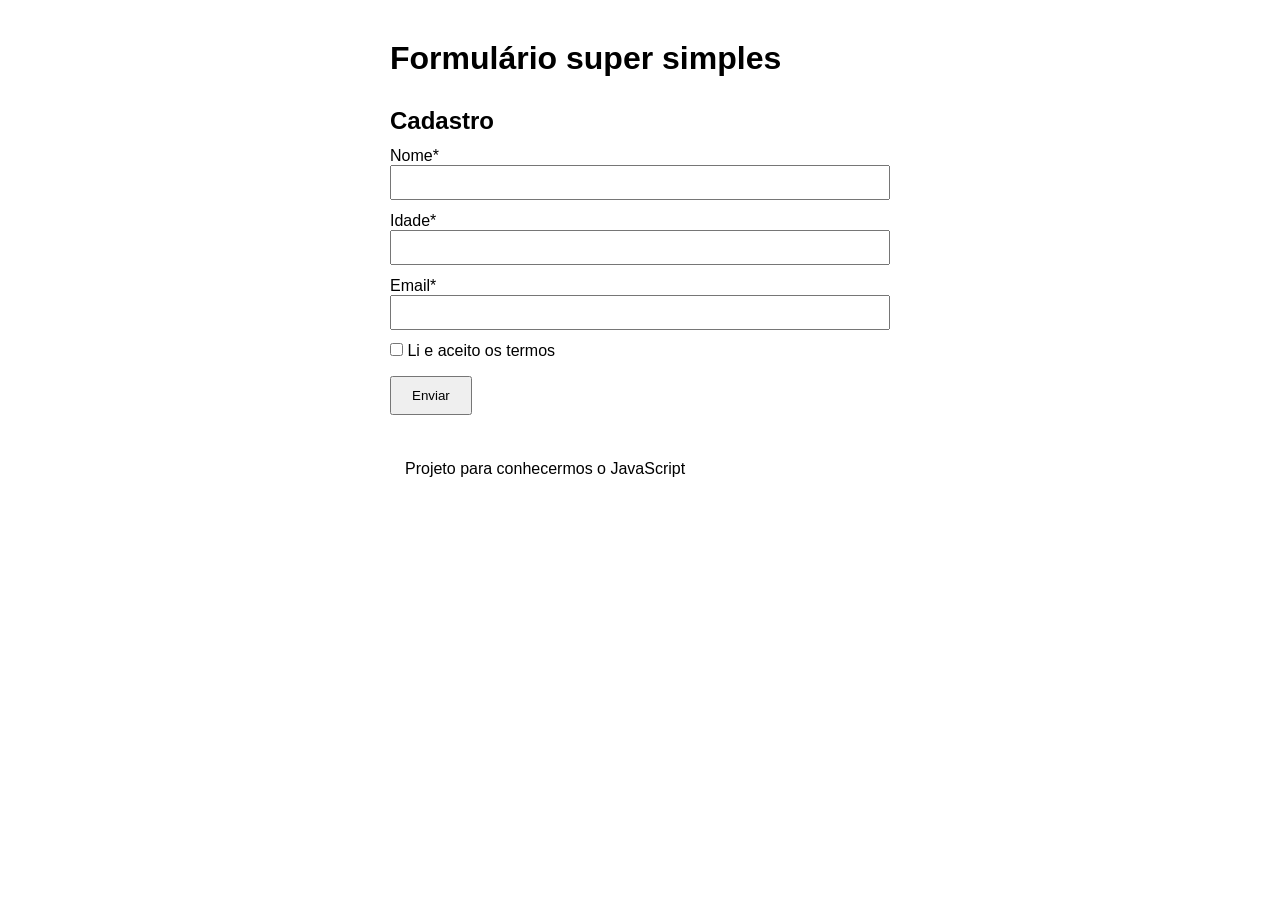
<file: aula-7/index.html>
<!DOCTYPE html>
<html lang="pt-br">
<head>
  <meta charset="UTF-8">
  <meta name="viewport" content="width=device-width, initial-scale=1.0">
  <title>Aprendeno JavaScript</title>
  <link rel="stylesheet" href="./styles/global.css">
  <script src="./scripts/index.js" defer></script>
</head>
<body>
  <header>
    <h1>Formulário super simples</h1>
  </header>

  <main>
    <h2>Cadastro</h2>
    <form id="cadastro">

      <label for="nome">Nome*</label>
      <input type="text" id="nome">
      <p id="erro-nome" class="oculto"></p>

      <label for="idade">Idade*</label>
      <input type="number" id="idade">
      <p id="erro-idade" class="oculto"></p>

      <label for="email">Email*</label>
      <input type="email" id="email">
      <p id="erro-email" class="oculto"></p>

      <label for="">
        <input type="checkbox" id="termos">
        <span>Li e aceito os termos</span>
        <p id="erro-termos" class="oculto"></p>
      </label>

      <button onclick="executar(event)">Enviar</button>
      <p id="concluido" class="oculto"></p>

    </form>
  </main>

  <footer>
    <p>Projeto para conhecermos o JavaScript</p>
  </footer>
</body>
</html>
</file>
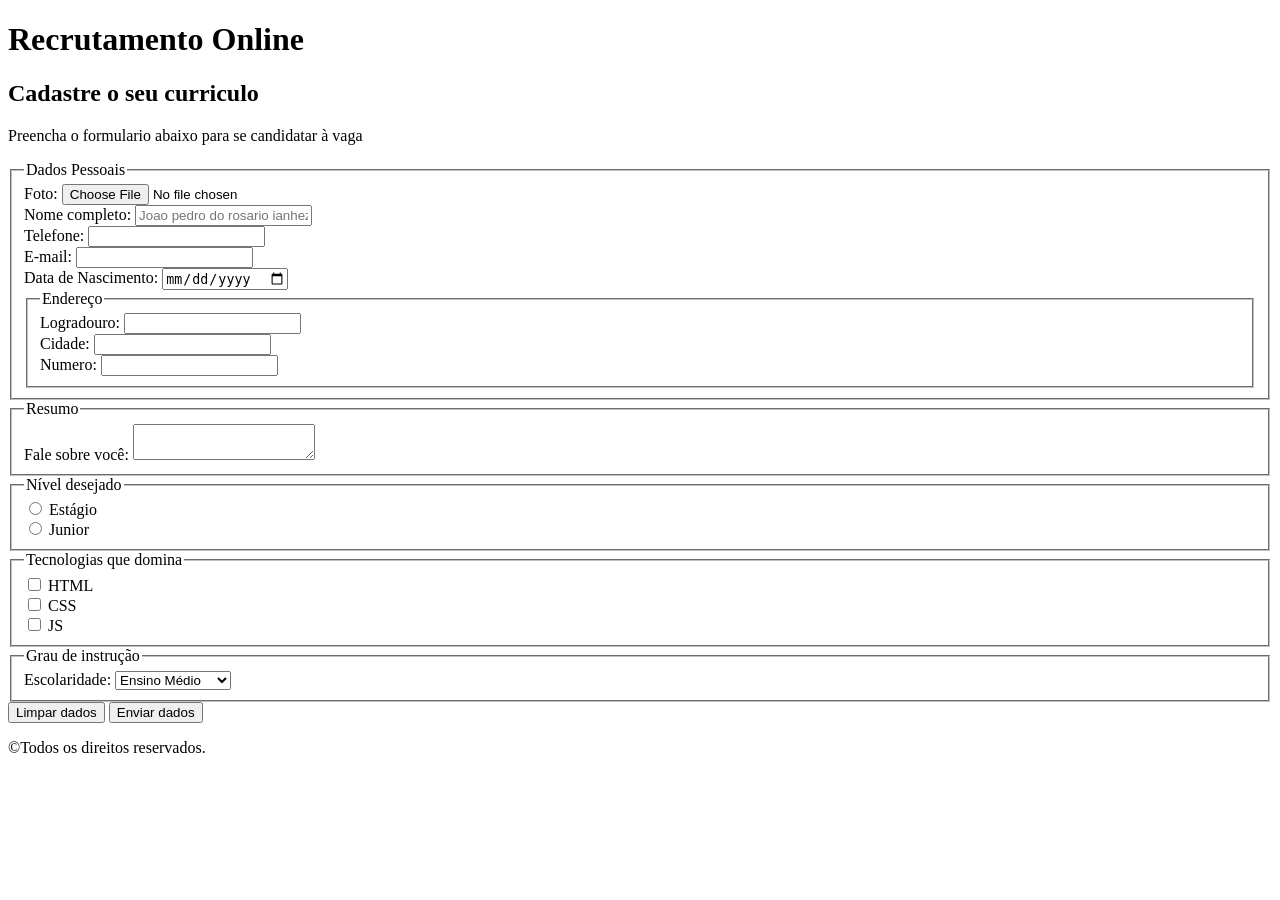
<file: aula03/index.html>
<!DOCTYPE html>
<html lang="pt-br">
<head>
    <title>Recrutamento Online</title>
    <meta charset="UTF-8">
</head>
<body>
    <header>
        <h1>Recrutamento Online</h1>
    </header>

    <main>
        <section>
            <h2>Cadastre o seu curriculo</h2>
            <form action="https://postman-echo.com/post" method="post" enctype="multipart/form-data">
                <p>Preencha o formulario abaixo para se candidatar à vaga</p>
                <fieldset>
                    <legend>Dados Pessoais</legend>
                    <!-- Campo novo de foto-->
                    <div>
                        <label for="foto_id">Foto:</label>
                        <input id="foto_id" type="file" name="foto" accept="image/*">
                    </div>

                    <!-- adicionado placeholder -->

                    <div>
                    <label for="nome_id">Nome completo:</label>
                    <input id="nome_id" type="text" name="nome" placeholder="Joao pedro do rosario ianhez">
                        <div>
                            <label for="telefone_id">Telefone:</label>
                            <input id="telefone_id" type="tel" name="telefone" required > 
                        </div>
                    <div>
                        <label for="email_id">E-mail:</label>
                        <input id="email_id" type="email" name="email">
                    </div>

                    <div>
                        <label for="data_nascimento_id">Data de Nascimento:</label>
                        <input id="data_nascimento_id" type="date" name="data_nascimento">
                    </div>
                    <fieldset>
                        <legend>Endereço</legend>

                        <div>
                            <label for=""logaradouro_id">Logradouro:</label>
                            <input id="logaradouro_id" type="text" name="logradouro">
                        </div>
                        <div>
                            <label for="cidade_id">Cidade:</label>
                            <input id="cidade_id" type="text" name="cidade">
                        </div>
                        <div>
                            <label for ="numero_id">Numero:</label>
                            <input id="numero_id" type="number" name="numero">
                        </div>

                    </fieldset>
                </fieldset>
                <fieldset>
                    <legend>Resumo</legend>
                    <div>
                        <label for="resumo_id">Fale sobre você:</label>
                        <textarea id="resumo_id" name="resumo"></textarea>
                    </div>
                </fieldset>
                <fieldset>
                    <legend>Nível desejado</legend>
                    <div>
                        <input id="nivel_estagio_id"
                                name="nivel"   
                                type="radio"
                                value="estagio">
                    <label for="nivel_estagio_id">Estágio</label>
                </div>
                <div>
                    <input id="Nivel_junior_id"
                            name="nivel"
                            type="radio"
                            value="junior">
                    <label for="Nivel_junior_id">Junior</label>
                </div>
                </fieldset>

                <fieldset>
                    <legend>Tecnologias que domina</legend>
                    <div>
                        <input id="tec_html_id" 
                                name="tecnologias" 
                                type="checkbox"
                                value="html">
                        <label for="tec_html_id">HTML</label>
                    </div>
                    <div>
                        <input id="tec_css_id" 
                                name="tecnologias" 
                                type="checkbox"
                                value="css">
                        <label for="tec_css_id">CSS</label>
                    </div>
                    <div>
                        <input id="tec_js_id" 
                                name="tecnologias" 
                                type="checkbox"
                                value="js">
                        <label for="tec_js_id">JS</label>
                    </div>
                </fieldset>
                <fieldset>
                    <legend>Grau de instrução</legend>
                    <div> 
                    <label for="escolaridade_id">Escolaridade:</label>
                    <select id="escolaridade_id" name="escolaridade">
                            <option value="medio">Ensino Médio</option>
                            <option value="graduacao">Graduação</option>
                            <option value="pos">Pós-Graduação</option>
                        </select>
                    </div>
                </fieldset>
                <div>
                    <button type="reset">Limpar dados</button>
                    <button type="submit">Enviar dados</button>
                </div>
            </form>
        </section>
    </main>

    <footer>
        <p>&copy;Todos os direitos reservados.</p>
    </footer>
</body>
</html>
</file>
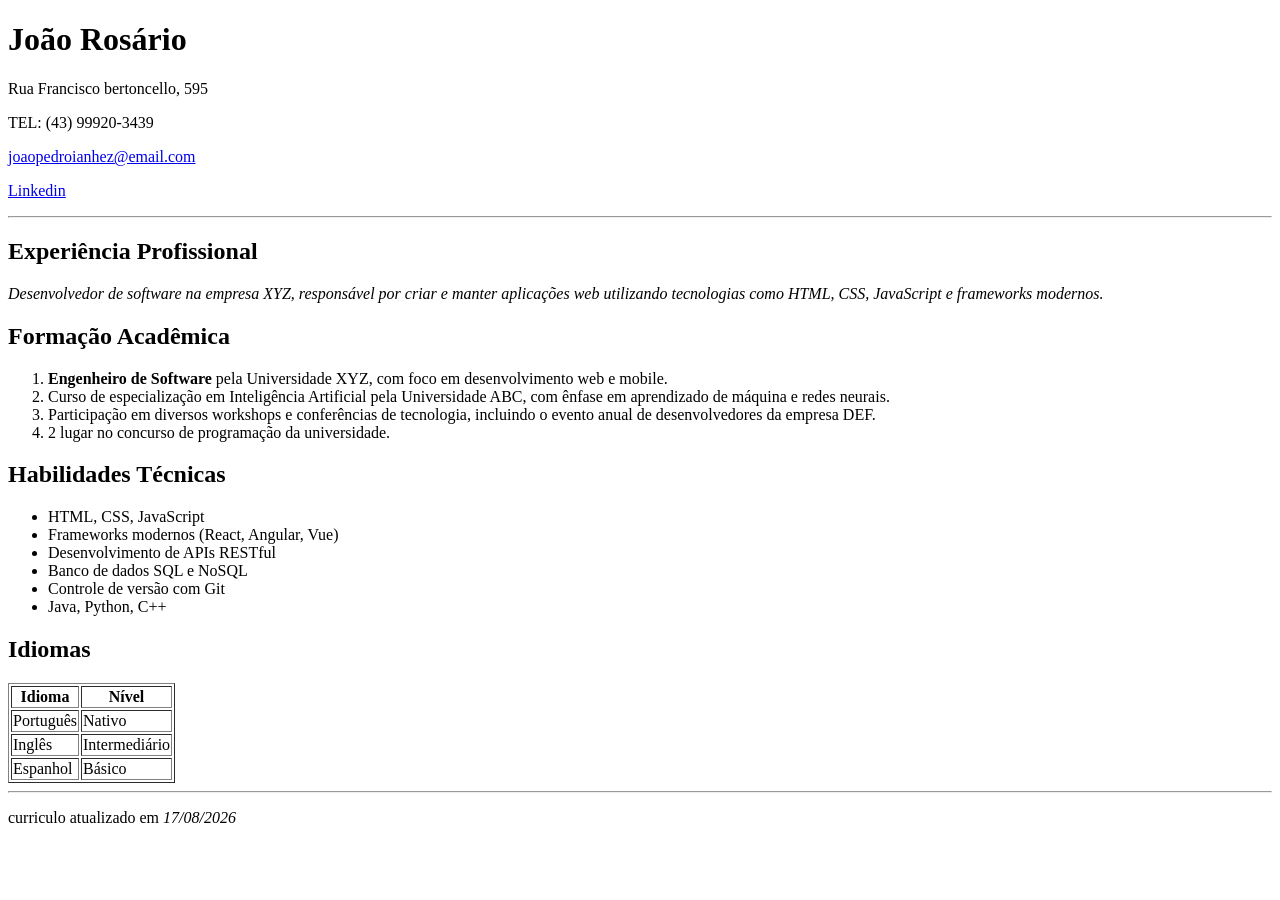
<file: aulla02/index.html>
<!DOCTYPE html>
<html lang="pt-br">
    <head>
        <meta charset="UTF-8">
        <title>currículo joaorosario</title>
    </head>
    <body>
        <header id="contato"> 
            <h1>João Rosário</h1>
            <p>Rua Francisco bertoncello, 595</p>
            <p>TEL: (43) 99920-3439</p>
            <p>
                <a href="mailto:joaopedroianhez@email.com">joaopedroianhez@email.com</a>
            </p>
            <p>
                <a href="https://www.linkedin.com/in/joaorosario/">Linkedin</a>
            </p>
        </header>
            <hr>
            <nav id="experiencia">
                <h2>Experiência Profissional</h2>
                <p>
                  <i>Desenvolvedor de software na empresa XYZ, responsável por criar e manter aplicações web utilizando tecnologias como HTML, CSS, JavaScript e frameworks modernos.</i>
                </p>
            </nav>
        <main id="formacao">
            <h2>Formação Acadêmica</h2>
            <ol>
                <li><b>Engenheiro de Software</b> pela Universidade XYZ, com foco em desenvolvimento web e mobile.</li>
                <li>Curso de especialização em Inteligência Artificial pela Universidade ABC, com ênfase em aprendizado de máquina e redes neurais.</li>
                <li>Participação em diversos workshops e conferências de tecnologia, incluindo o evento anual de desenvolvedores da empresa DEF.</li>
                <li> 2 lugar no concurso de programação da universidade.</li>
            </ol>
        </main>

        <main id="habilidades">
            <h2>Habilidades Técnicas</h2>
            <ul>
                <li>HTML, CSS, JavaScript</li>
                <li>Frameworks modernos (React, Angular, Vue)</li>
                <li>Desenvolvimento de APIs RESTful</li>
                <li>Banco de dados SQL e NoSQL</li>
                <li>Controle de versão com Git</li>
                <li>Java, Python, C++</li>
            </ul>
        </main>
        <main id="idiomas">
            <h2>Idiomas</h2>
            <table border="1">
                <tr>
                    <th>Idioma</th>
                    <th>Nível</th>
                </tr>
                <tr>
                    <td>Português</td>
                    <td>Nativo</td>
                </tr>
                <tr>
                    <td>Inglês</td>
                    <td>Intermediário</td>
                </tr>
                <tr>
                    <td>Espanhol</td>
                    <td>Básico</td>
                </tr>
            </table>
        </main>
        <hr>
        <footer>
            <p>curriculo atualizado em <i>17/08/2026</i></p>
        </footer>
    </body>
</html>
</file>
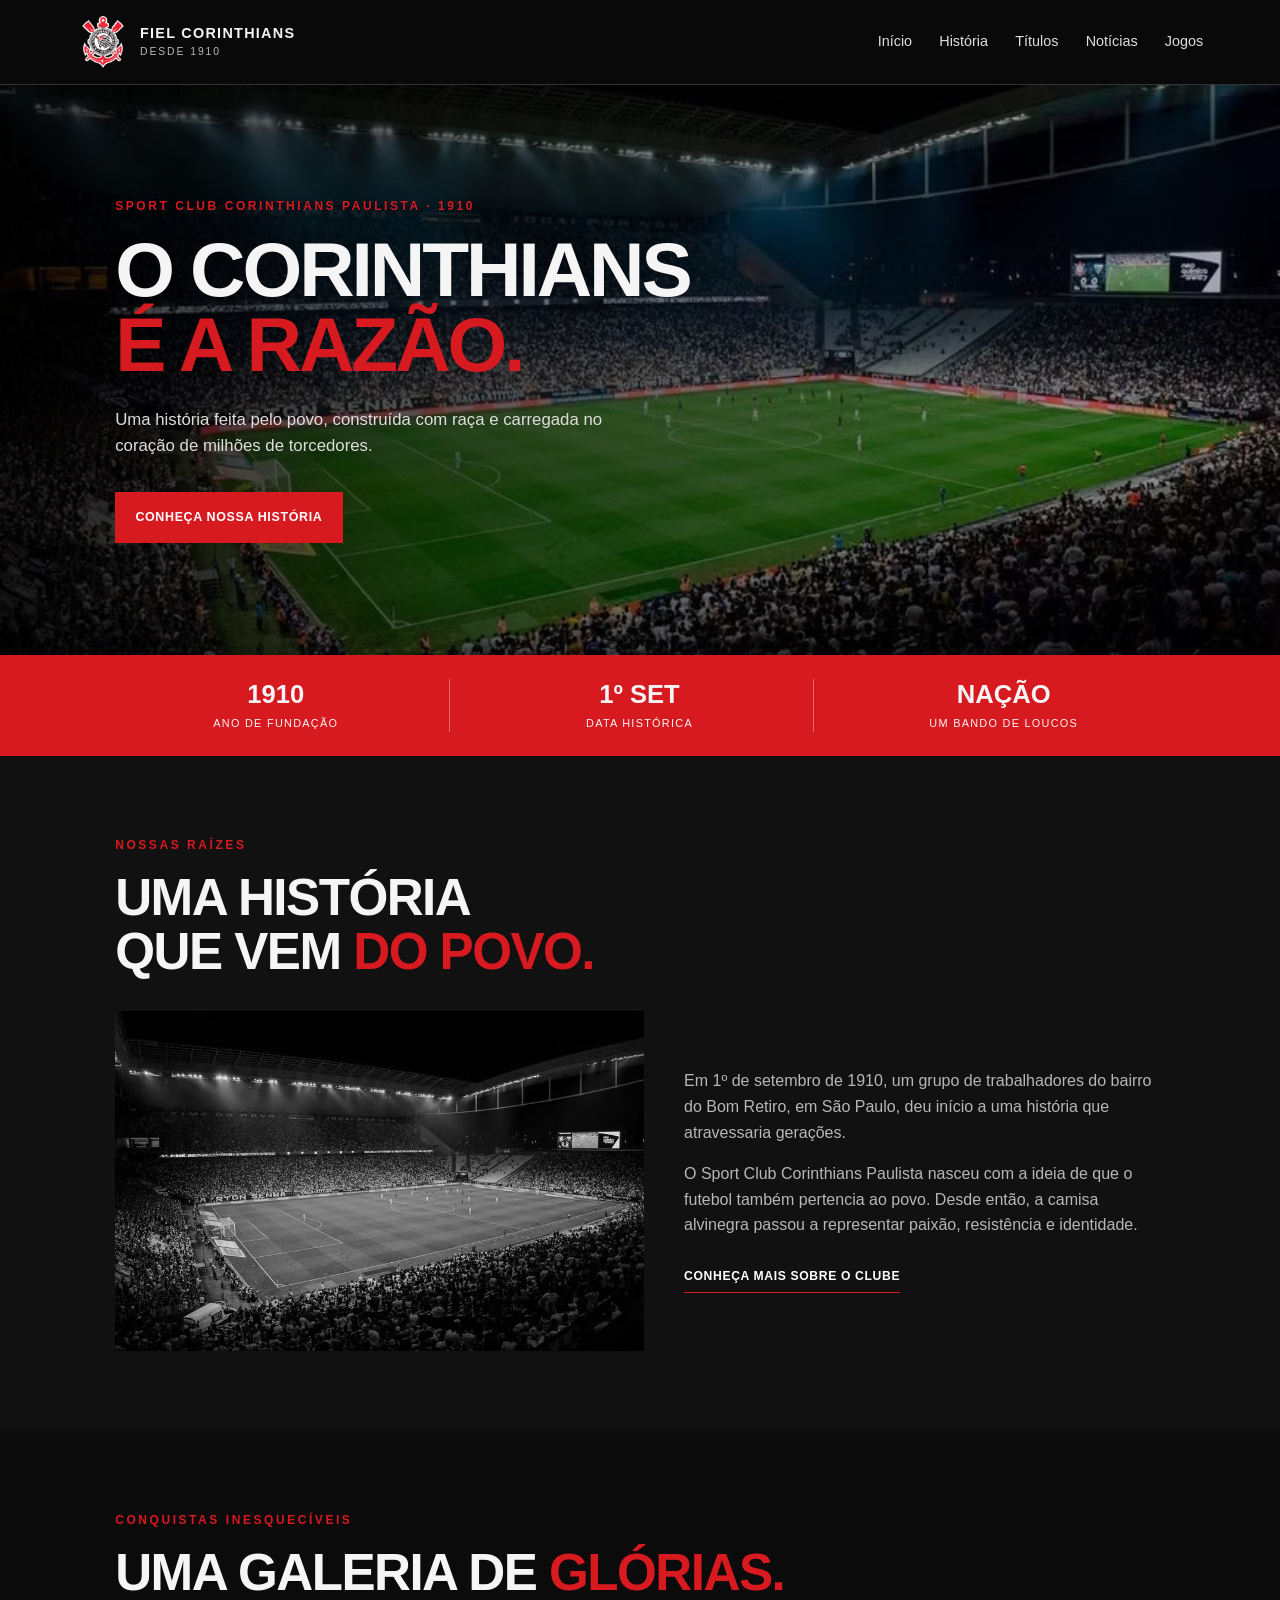
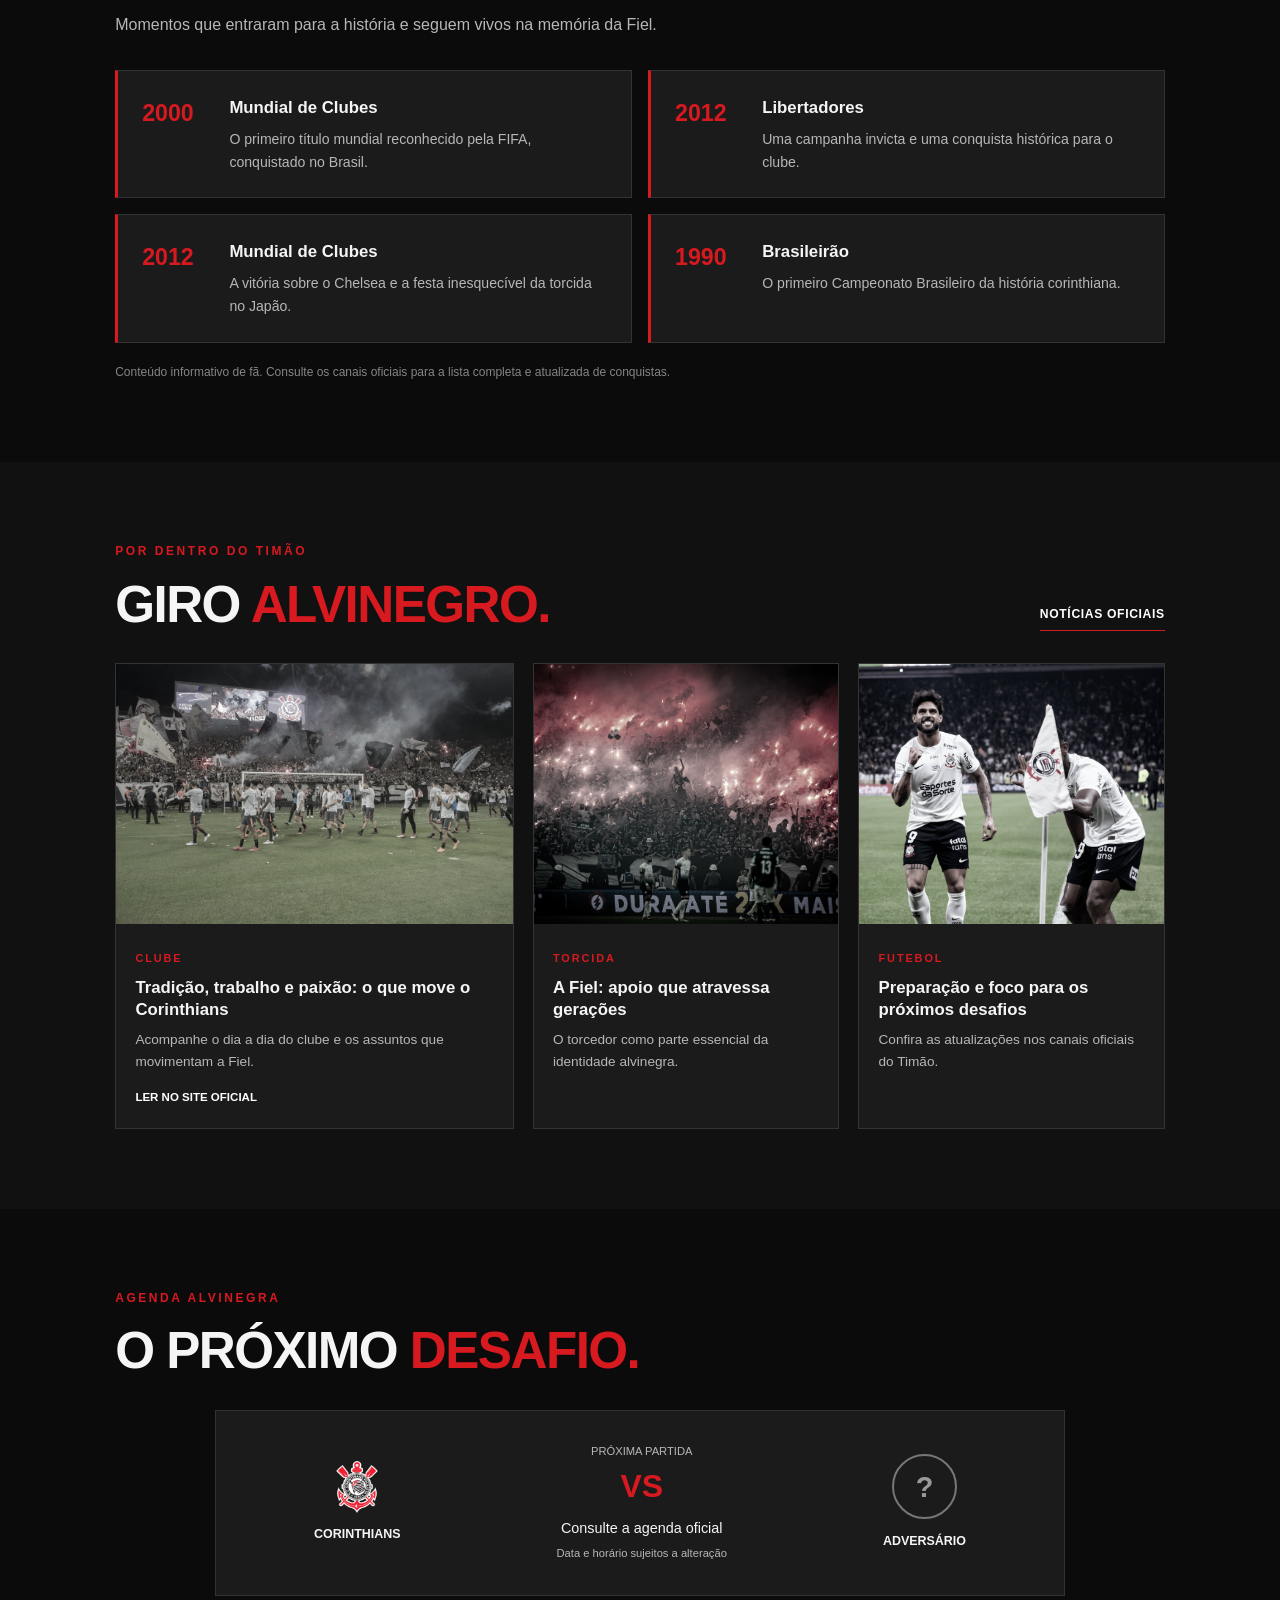
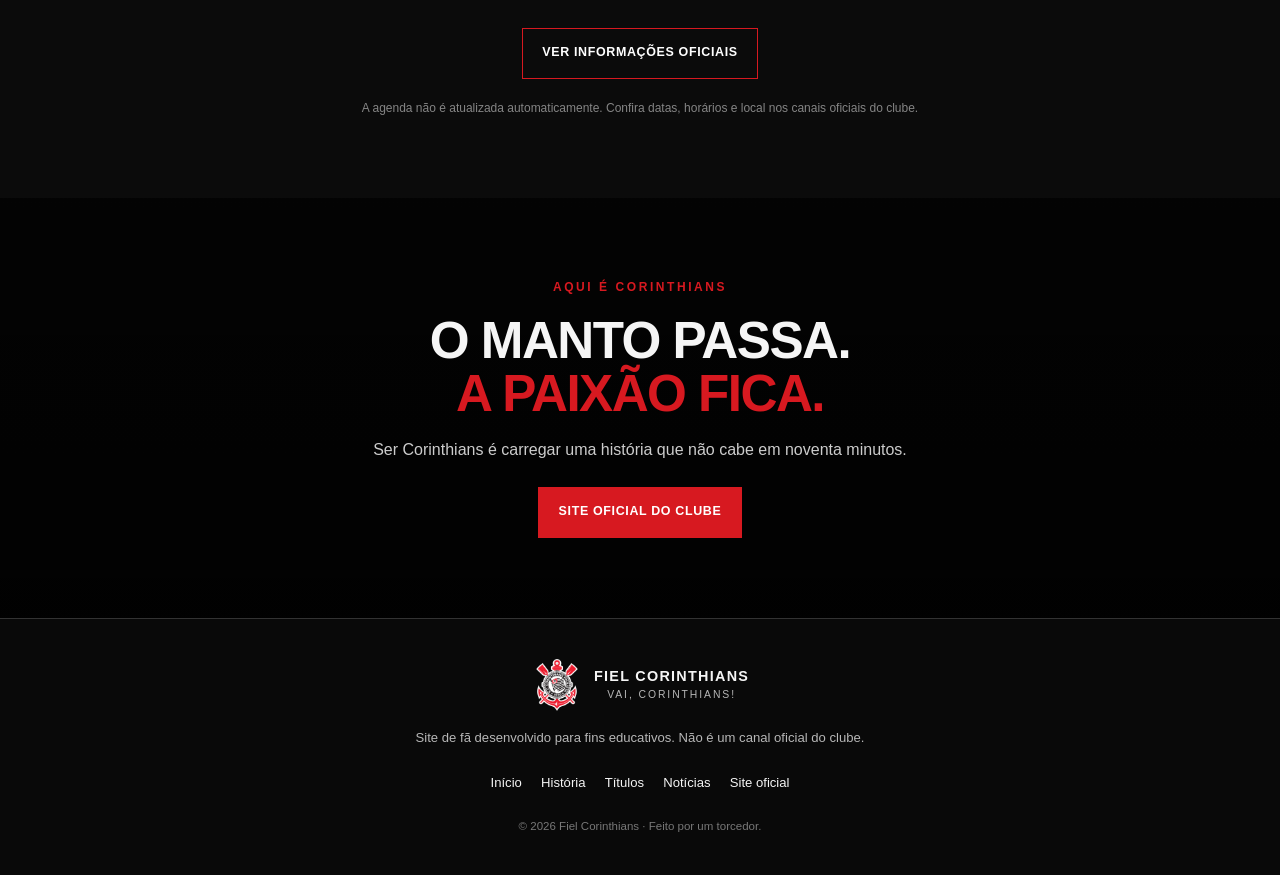
<file: aula-6/atividade/index.html>
<!DOCTYPE html>
<html lang="pt-br">
<head>
    <meta charset="UTF-8">
    <meta name="viewport" content="width=device-width, initial-scale=1.0">
    <meta name="description" content="Um site de fã dedicado à história, aos títulos e à paixão pelo Sport Club Corinthians Paulista.">
    <link rel="stylesheet" href="./styles/styles.css">
    <title>Fiel Corinthians | Vai, Corinthians!</title>
</head>
<body>
    <header class="topo" id="inicio">
        <a class="logo" href="#inicio" aria-label="Fiel Corinthians - início">
    <img class="logo-img" src="./images/logoCO.png" alt="Escudo do Sport Club Corinthians Paulista">
    <span class="logo-texto"><strong>FIEL CORINTHIANS</strong><small>DESDE 1910</small></span>
        </a>

        <button class="menu-toggle" aria-label="Abrir menu" aria-expanded="false">☰</button>

        <nav class="menu" aria-label="Menu principal">
            <a href="#inicio">Início</a>
            <a href="#historia">História</a>
            <a href="#titulos">Títulos</a>
            <a href="#noticias">Notícias</a>
            <a href="#jogos">Jogos</a>
        </nav>
    </header>

    <main>
        <section class="hero">
            <div class="hero-conteudo">
                <p class="etiqueta">SPORT CLUB CORINTHIANS PAULISTA · 1910</p>
                <h1>O CORINTHIANS<br><span>É A RAZÃO.</span></h1>
                <p class="hero-texto">Uma história feita pelo povo, construída com raça e carregada no coração de milhões de torcedores.</p>
                <a class="botao" href="#historia">CONHEÇA NOSSA HISTÓRIA</a>
            </div>
        </section>

        <section class="faixa-numeros" aria-label="Informações do clube">
            <div><strong>1910</strong><span>ANO DE FUNDAÇÃO</span></div>
            <div><strong>1º SET</strong><span>DATA HISTÓRICA</span></div>
            <div><strong>NAÇÃO</strong><span>UM BANDO DE LOUCOS</span></div>
        </section>

        <section class="secao historia" id="historia">
            <div class="secao-titulo">
                <p class="etiqueta">NOSSAS RAÍZES</p>
                <h2>UMA HISTÓRIA<br>QUE VEM <span>DO POVO.</span></h2>
            </div>

            <div class="historia-conteudo">
                <img src="./images/corinthians01.jpg" alt="Estádio de futebol iluminado durante uma partida" loading="lazy">

                <div class="historia-texto">
                    <p>Em 1º de setembro de 1910, um grupo de trabalhadores do bairro do Bom Retiro, em São Paulo, deu início a uma história que atravessaria gerações.</p>
                    <p>O Sport Club Corinthians Paulista nasceu com a ideia de que o futebol também pertencia ao povo. Desde então, a camisa alvinegra passou a representar paixão, resistência e identidade.</p>
                    <a class="link-seta" href="https://www.corinthians.com.br/clube/historia" target="_blank" rel="noopener">CONHEÇA MAIS SOBRE O CLUBE</a>
                </div>
            </div>
        </section>

        <section class="secao titulos" id="titulos">
            <div class="secao-titulo">
                <p class="etiqueta">CONQUISTAS INESQUECÍVEIS</p>
                <h2>UMA GALERIA DE <span>GLÓRIAS.</span></h2>
                <p class="descricao">Momentos que entraram para a história e seguem vivos na memória da Fiel.</p>
            </div>

            <div class="titulos-grid">
                <article class="titulo-card">
                    <div class="titulo-ano">2000</div>
                    <div><h3>Mundial de Clubes</h3><p>O primeiro título mundial reconhecido pela FIFA, conquistado no Brasil.</p></div>
                </article>

                <article class="titulo-card">
                    <div class="titulo-ano">2012</div>
                    <div><h3>Libertadores</h3><p>Uma campanha invicta e uma conquista histórica para o clube.</p></div>
                </article>

                <article class="titulo-card">
                    <div class="titulo-ano">2012</div>
                    <div><h3>Mundial de Clubes</h3><p>A vitória sobre o Chelsea e a festa inesquecível da torcida no Japão.</p></div>
                </article>

                <article class="titulo-card">
                    <div class="titulo-ano">1990</div>
                    <div><h3>Brasileirão</h3><p>O primeiro Campeonato Brasileiro da história corinthiana.</p></div>
                </article>
            </div>

            <p class="nota">Conteúdo informativo de fã. Consulte os canais oficiais para a lista completa e atualizada de conquistas.</p>
        </section>

        <section class="secao noticias" id="noticias">
            <div class="cabecalho-secao">
                <div class="secao-titulo">
                    <p class="etiqueta">POR DENTRO DO TIMÃO</p>
                    <h2>GIRO <span>ALVINEGRO.</span></h2>
                </div>
                <a class="link-seta" href="https://www.corinthians.com.br/" target="_blank" rel="noopener">NOTÍCIAS OFICIAIS</a>
            </div>

            <div class="noticias-grid">
                <article class="noticia noticia-destaque">
                    <img src="./images/corinthians03.jpg" alt="Partida de futebol em um estádio" loading="lazy">
                    <div class="noticia-info">
                        <span>CLUBE</span>
                        <h3>Tradição, trabalho e paixão: o que move o Corinthians</h3>
                        <p>Acompanhe o dia a dia do clube e os assuntos que movimentam a Fiel.</p>
                        <a href="https://www.corinthians.com.br/" target="_blank" rel="noopener">LER NO SITE OFICIAL</a>
                    </div>
                </article>

                <article class="noticia">
                    <img src="./images/corinthians04.jpg" alt="Arquibancadas de um estádio de futebol" loading="lazy">
                    <div class="noticia-info">
                        <span>TORCIDA</span>
                        <h3>A Fiel: apoio que atravessa gerações</h3>
                        <p>O torcedor como parte essencial da identidade alvinegra.</p>
                    </div>
                </article>

                <article class="noticia">
                    <img src="./images/corinthians02.jpg" alt="Bola de futebol sobre o gramado" loading="lazy">
                    <div class="noticia-info">
                        <span>FUTEBOL</span>
                        <h3>Preparação e foco para os próximos desafios</h3>
                        <p>Confira as atualizações nos canais oficiais do Timão.</p>
                    </div>
                </article>
            </div>
        </section>

        <section class="secao jogos" id="jogos">
            <div class="secao-titulo">
                <p class="etiqueta">AGENDA ALVINEGRA</p>
                <h2>O PRÓXIMO <span>DESAFIO.</span></h2>
            </div>

            <div class="jogo-card">
                <div class="time">
                    <img class="logo-img" src="./images/logoCO.png" alt="Escudo do Sport Club Corinthians Paulista">
                    <strong>CORINTHIANS</strong>
                </div>

                <div class="jogo-info">
                    <span>PRÓXIMA PARTIDA</span>
                    <strong>VS</strong>
                    <p>Consulte a agenda oficial</p>
                    <small>Data e horário sujeitos a alteração</small>
                </div>

                <div class="time">
                    <div class="escudo adversario">?</div>
                    <strong>ADVERSÁRIO</strong>
                </div>
            </div>

            <a class="botao botao-contorno" href="https://www.corinthians.com.br/" target="_blank" rel="noopener">VER INFORMAÇÕES OFICIAIS</a>
            <p class="nota">A agenda não é atualizada automaticamente. Confira datas, horários e local nos canais oficiais do clube.</p>
        </section>

        <section class="chamada">
            <p class="etiqueta">AQUI É CORINTHIANS</p>
            <h2>O MANTO PASSA.<br><span>A PAIXÃO FICA.</span></h2>
            <p>Ser Corinthians é carregar uma história que não cabe em noventa minutos.</p>
            <a class="botao" href="https://www.corinthians.com.br/" target="_blank" rel="noopener">SITE OFICIAL DO CLUBE</a>
        </section>
    </main>

    <footer id="contato">
        <a class="logo" href="#inicio">
            <img class="logo-img" src="./images/logoCO.png" alt="Escudo do Sport Club Corinthians Paulista">
            <span class="logo-texto"><strong>FIEL CORINTHIANS</strong><small>VAI, CORINTHIANS!</small></span>
        </a>

        <p>Site de fã desenvolvido para fins educativos. Não é um canal oficial do clube.</p>

        <div class="rodape-links">
            <a href="#inicio">Início</a>
            <a href="#historia">História</a>
            <a href="#titulos">Títulos</a>
            <a href="#noticias">Notícias</a>
            <a href="https://www.corinthians.com.br/" target="_blank" rel="noopener">Site oficial</a>
        </div>

        <small>© 2026 Fiel Corinthians · Feito por um torcedor.</small>
    </footer>

    <script>
        const botaoMenu = document.querySelector('.menu-toggle');
        const menu = document.querySelector('.menu');

        botaoMenu.addEventListener('click', () => {
            const aberto = menu.classList.toggle('aberto');
            botaoMenu.setAttribute('aria-expanded', String(aberto));
            botaoMenu.setAttribute('aria-label', aberto ? 'Fechar menu' : 'Abrir menu');
        });

        menu.querySelectorAll('a').forEach((link) => {
            link.addEventListener('click', () => {
                menu.classList.remove('aberto');
                botaoMenu.setAttribute('aria-expanded', 'false');
            });
        });
    </script>
</body>
</html>
</file>
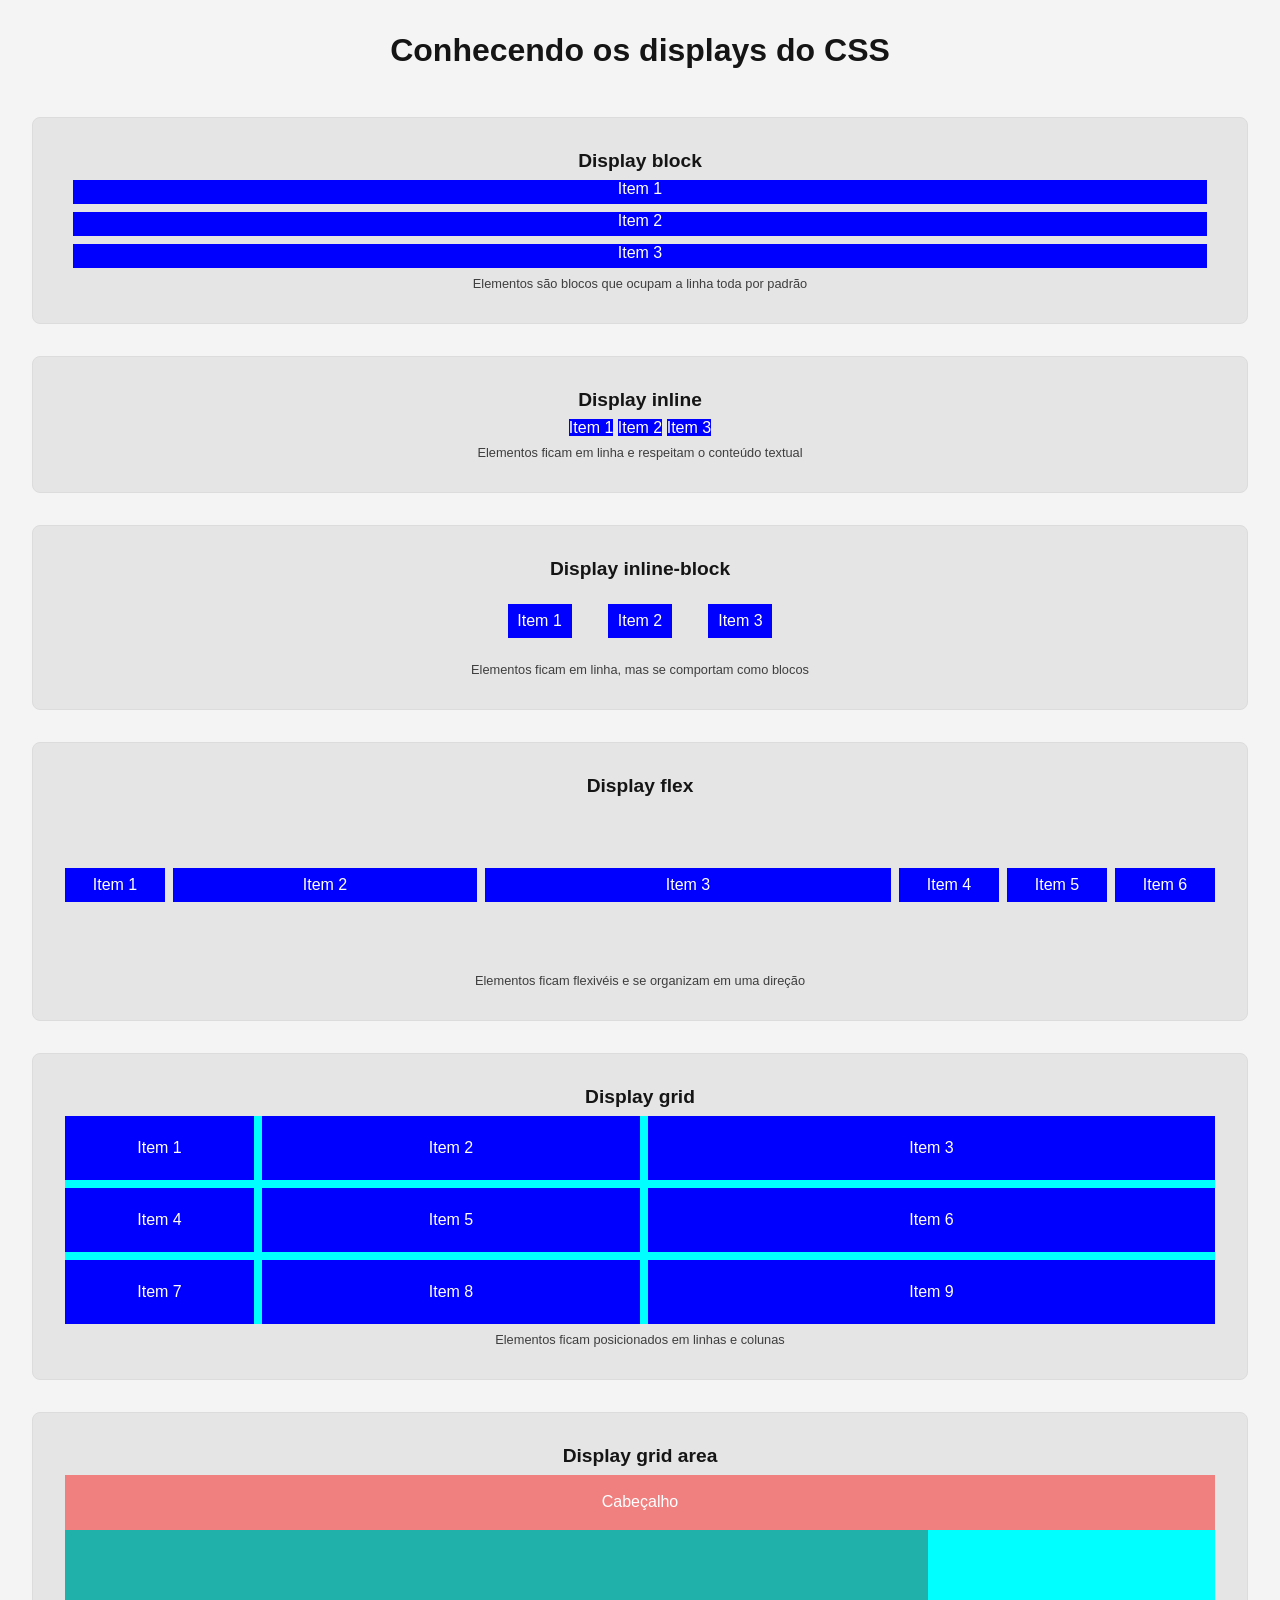
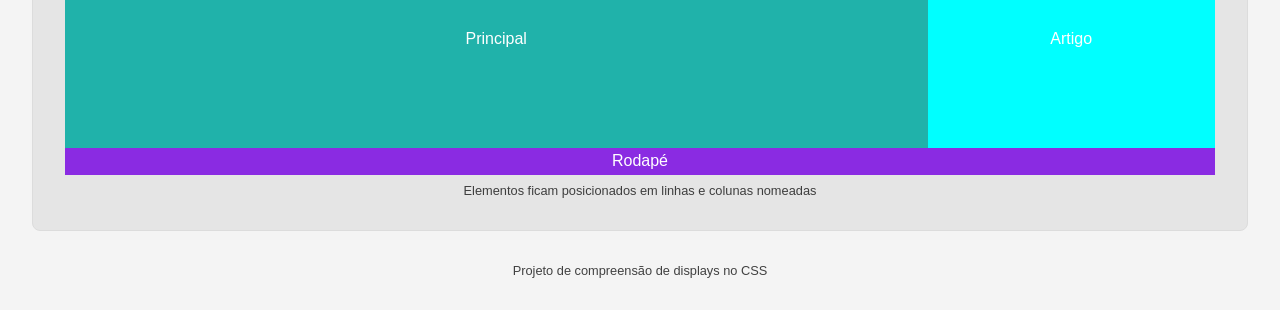
<file: aula-6/exemplos/index.html>
<!DOCTYPE html>
<html lang="pt-br">
<head>
  <meta charset="UTF-8">
  <meta name="viewport" content="width=device-width, initial-scale=1.0">
  <link rel="stylesheet" href="./styles/global.css">
  <link rel="icon" href="./images/block.png" type="image/x-icon">
  <title>Conhecendo os displays</title>
</head>
<body>
  <header>
    <h1>Conhecendo os displays do CSS</h1>
  </header>
  <main>
    <section>
      <h2>Display block</h2>
      <div class="container-block">
        <div class="item">Item 1</div>
        <div class="item">Item 2</div>
        <div class="item">Item 3</div>
      </div>
      <p>Elementos são blocos que ocupam a linha toda por padrão</p>
    </section>

    <section>
      <h2>Display inline</h2>
      <div class="container-inline">
        <div class="item">Item 1</div>
        <div class="item">Item 2</div>
        <div class="item">Item 3</div>
      </div>
      <p>Elementos ficam em linha e respeitam o conteúdo textual</p>
    </section>

    <section>
      <h2>Display inline-block</h2>
      <div class="container-inline-block">
        <div class="item">Item 1</div>
        <div class="item">Item 2</div>
        <div class="item">Item 3</div>
      </div>
      <p>Elementos ficam em linha, mas se comportam como blocos</p>
    </section>

    <section>
      <h2>Display flex</h2>
      <div class="container-flex">
        <div class="item">Item 1</div>
        <div id="item-2" class="item">Item 2</div>
        <div id="item-3" class="item">Item 3</div>
        <div class="item">Item 4</div>
        <div class="item">Item 5</div>
        <div class="item">Item 6</div>
      </div>  
      <p>Elementos ficam flexivéis e se organizam em uma direção</p>
    </section>
    
    <section>
      <h2>Display grid</h2>
      <div class="container-grid">
        <div class="item">Item 1</div>
        <div class="item">Item 2</div>
        <div class="item">Item 3</div>
        <div class="item">Item 4</div>
        <div class="item">Item 5</div>
        <div class="item">Item 6</div>
        <div class="item">Item 7</div>
        <div class="item">Item 8</div>
        <div class="item">Item 9</div>
      </div>  
      <p>Elementos ficam posicionados em linhas e colunas</p>
    </section>

    <section>
      <h2>Display grid area</h2>
      <div class="container-grid-area">
        <div class="item item-cabecalho">Cabeçalho</div>
        <div class="item item-principal">Principal</div>
        <div class="item item-artigo">Artigo</div>
        <div class="item item-rodape">Rodapé</div>
      </div>
      <p>Elementos ficam posicionados em linhas e colunas nomeadas</p>
    </section>

  </main>
  <footer>
    <p>Projeto de compreensão de displays no CSS</p>
  </footer>
</body>
</html>
</file>
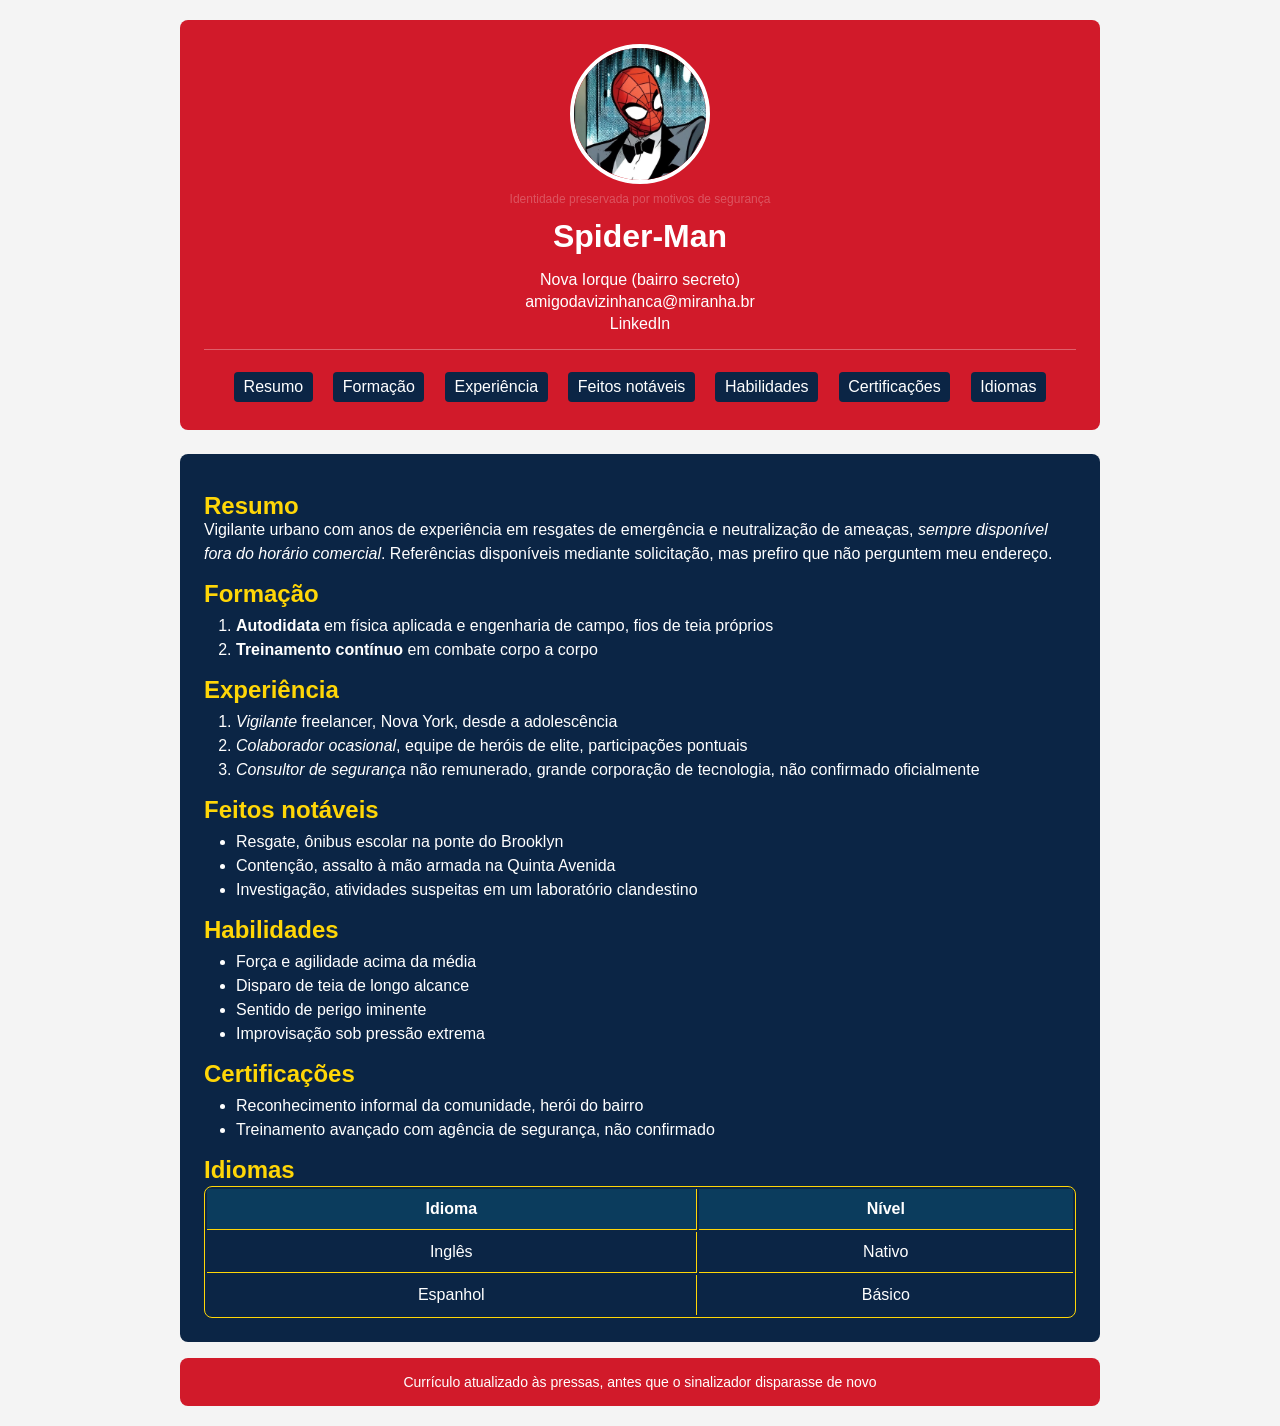
<file: aula05/aulacss/index.html>
<!DOCTYPE html>
<html lang="pt-br">
<head>
  <meta charset="UTF-8" />
  <meta name="viewport" content="width=device-width, initial-scale=1.0" />
  <title>Currículo Spider-Man</title>
  <link rel="stylesheet" href="./styles/global.css">
</head>
<body>
  <header>
    <figure>
      <img src="./images/miranha.jpg" alt="Foto de perfil, pessoa mascarada com traje vermelho e azul" />
      <figcaption>Identidade preservada por motivos de segurança</figcaption>
    </figure>
    <h1>Spider-Man</h1>
    <div class="header-info">
      <p>Nova Iorque (bairro secreto)</p>
      <p>
        <a href="mailto:amigodavizinhanca@miranha.br">amigodavizinhanca@miranha.br</a>
      </p>
      <p>
        <a href="https://www.linkedin.com/in/miranha/">LinkedIn</a>
      </p>
      <nav>
        <ul>
          <li><a href="#resumo">Resumo</a></li>
          <li><a href="#formacao">Formação</a></li>
          <li><a href="#experiencia">Experiência</a></li>
          <li><a href="#feitos">Feitos notáveis</a></li>
          <li><a href="#habilidades">Habilidades</a></li>
          <li><a href="#certificacoes">Certificações</a></li>
          <li><a href="#idiomas">Idiomas</a></li>
        </ul>
      </nav>
    </div>
  </header>

  <main>
    <section id="resumo">
      <h2>Resumo</h2>
      <p>
        Vigilante urbano com anos de experiência em resgates de emergência e neutralização de ameaças,
        <em>sempre disponível fora do horário comercial</em>. Referências disponíveis mediante solicitação,
        mas prefiro que não perguntem meu endereço.
      </p>
    </section>

    <section id="formacao">
      <h2>Formação</h2>
      <ol>
        <li><strong>Autodidata</strong> em física aplicada e engenharia de campo, fios de teia próprios</li>
        <li><strong>Treinamento contínuo</strong> em combate corpo a corpo</li>
      </ol>
    </section>

    <section id="experiencia">
      <h2>Experiência</h2>
      <ol>
        <li><em>Vigilante</em> freelancer, Nova York, desde a adolescência</li>
        <li><em>Colaborador ocasional</em>, equipe de heróis de elite, participações pontuais</li>
        <li><em>Consultor de segurança</em> não remunerado, grande corporação de tecnologia, não confirmado oficialmente</li>
      </ol>
    </section>

    <section id="feitos">
      <h2>Feitos notáveis</h2>
      <ul>
        <li>Resgate, ônibus escolar na ponte do Brooklyn</li>
        <li>Contenção, assalto à mão armada na Quinta Avenida</li>
        <li>Investigação, atividades suspeitas em um laboratório clandestino</li>
      </ul>
    </section>

    <section id="habilidades">
      <h2>Habilidades</h2>
      <ul>
        <li>Força e agilidade acima da média</li>
        <li>Disparo de teia de longo alcance</li>
        <li>Sentido de perigo iminente</li>
        <li>Improvisação sob pressão extrema</li>
      </ul>
    </section>

    <section id="certificacoes">
      <h2>Certificações</h2>
      <ul>
        <li>Reconhecimento informal da comunidade, herói do bairro</li>
        <li>Treinamento avançado com agência de segurança, não confirmado</li>
      </ul>
    </section>

    <section id="idiomas">
      <h2>Idiomas</h2>
      <table>
        <thead>
          <tr>
            <th scope="col">Idioma</th>
            <th scope="col">Nível</th>
          </tr>
        </thead>
        <tbody>
          <tr>
            <td>Inglês</td>
            <td>Nativo</td>
          </tr>
          <tr>
            <td>Espanhol</td>
            <td>Básico</td>
          </tr>
        </tbody>
      </table>
    </section>
  </main>

  <footer>
    <p>Currículo atualizado às pressas, antes que o sinalizador disparasse de novo</p>
  </footer>
</body>

</html>
</file>
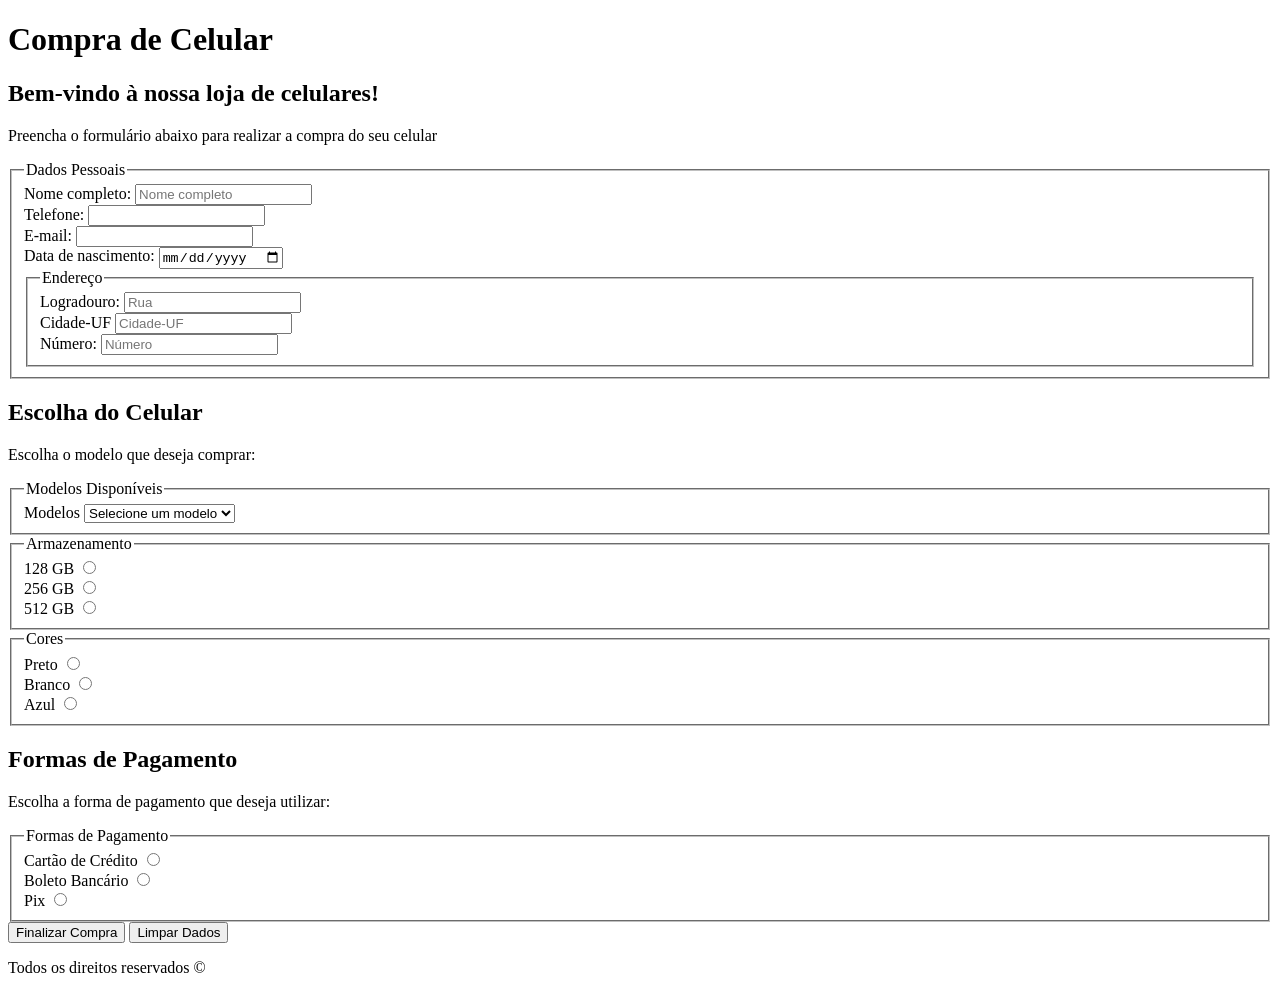
<file: aula05/trabalhojson/index.html>
<!doctype html>
<html lang="pt-br">
  <head>
    <meta charset="UTF-8" />
    <meta name="viewport" content="width=device-width, initial-scale=1.0" />
    <title>Compra de Celular</title>
  </head>

  <body>
    <header>
      <h1>Compra de Celular</h1>
    </header>

    <main>
      <h2>Bem-vindo à nossa loja de celulares!</h2>
      <form action="https://postman-echo.com/post" method="post">
        <p>
          Preencha o formulário abaixo para realizar a compra do seu celular
        </p>
        <fieldset>
          <legend>Dados Pessoais</legend>
          <div>
            <label for="nome_id">Nome completo:</label>
            <input
              id="nome_id"
              name="nome"
              type="text"
              placeholder="Nome completo"
              required
            />
          </div>
          <div>
            <label for="telefone_id">Telefone:</label>
            <input
              id="telefone_id"
              name="telefone"
              type="tel"
              pattern="[0-9]{11}"
              required
            />
          </div>
          <div>
            <label for="email_id">E-mail:</label>
            <input id="email_id" name="email" type="email" required />
          </div>
          <div>
            <label for="data_nasc_id">Data de nascimento:</label>
            <input id="data_nasc_id" name="data_nasc" type="date" required />
          </div>

          <fieldset>
            <legend>Endereço</legend>
            <div>
              <label for="logradouro_id">Logradouro:</label>
              <input
                id="logradouro_id"
                name="logradouro"
                type="text"
                placeholder="Rua"
                required
              />
            </div>
            <div>
              <label for="cidade_id">Cidade-UF</label>
              <input
                id="cidade_id"
                name="cidade"
                type="text"
                placeholder="Cidade-UF"
                required
              />
            </div>
            <div>
              <label for="numero_id">Número:</label>
              <input
                id="numero_id"
                name="numero"
                type="number"
                placeholder="Número"
                required
              />
            </div>
          </fieldset>
        </fieldset>

        <h2>Escolha do Celular</h2>
        <p>Escolha o modelo que deseja comprar:</p>
        <fieldset>
          <legend>Modelos Disponíveis</legend>
          <div>
            <label for="modelos_id">Modelos</label>
            <select id="modelos_id" name="modelos" required>
              <option value="">Selecione um modelo</option>
              <option value="iphone_15">iPhone 15</option>
              <option value="iphone_16">iPhone 16</option>
              <option value="iphone_17">iPhone 17</option>
              <option value="samsung_s23">Samsung Galaxy S23</option>
              <option value="samsung_s24">Samsung Galaxy S24</option>
              <option value="samsung_s25">Samsung Galaxy S25</option>
            </select>
          </div>
        </fieldset>

        <fieldset>
          <legend>Armazenamento</legend>
          <div>
            <label for="armazenamento_128_id">128 GB</label>
            <input
              id="armazenamento_128_id"
              name="armazenamento"
              type="radio"
              value="128"
              required
            />
          </div>
          <div>
            <label for="armazenamento_256_id">256 GB</label>
            <input
              id="armazenamento_256_id"
              name="armazenamento"
              type="radio"
              value="256"
              required
            />
          </div>
          <div>
            <label for="armazenamento_512_id">512 GB</label>
            <input
              id="armazenamento_512_id"
              name="armazenamento"
              type="radio"
              value="512"
              required
            />
          </div>
        </fieldset>

        <fieldset>
          <legend>Cores</legend>
          <div>
            <label for="cor_preto_id">Preto</label>
            <input
              id="cor_preto_id"
              name="cor"
              type="radio"
              value="preto"
              required
            />
          </div>
          <div>
            <label for="cor_branco_id">Branco</label>
            <input
              id="cor_branco_id"
              name="cor"
              type="radio"
              value="branco"
              required
            />
          </div>
          <div>
            <label for="cor_azul_id">Azul</label>
            <input
              id="cor_azul_id"
              name="cor"
              type="radio"
              value="azul"
              required
            />
          </div>
        </fieldset>

        <h2>Formas de Pagamento</h2>
        <p>Escolha a forma de pagamento que deseja utilizar:</p>
        <fieldset>
          <legend>Formas de Pagamento</legend>
          <div>
            <label for="pagamento_cartao_id">Cartão de Crédito</label>
            <input
              id="pagamento_cartao_id"
              name="pagamento"
              type="radio"
              value="credito"
              required
            />
          </div>
          <div>
            <label for="pagamento_boleto_id">Boleto Bancário</label>
            <input
              id="pagamento_boleto_id"
              name="pagamento"
              type="radio"
              value="boleto"
              required
            />
          </div>
          <div>
            <label for="pagamento_pix_id">Pix</label>
            <input
              id="pagamento_pix_id"
              name="pagamento"
              type="radio"
              value="pix"
              required
            />
          </div>
        </fieldset>

        <div>
          <button type="submit">Finalizar Compra</button>
          <button type="reset">Limpar Dados</button>
        </div>
      </form>
    </main>

    <footer>
      <p>Todos os direitos reservados &copy;</p>
    </footer>
  </body>
</html>
</file>
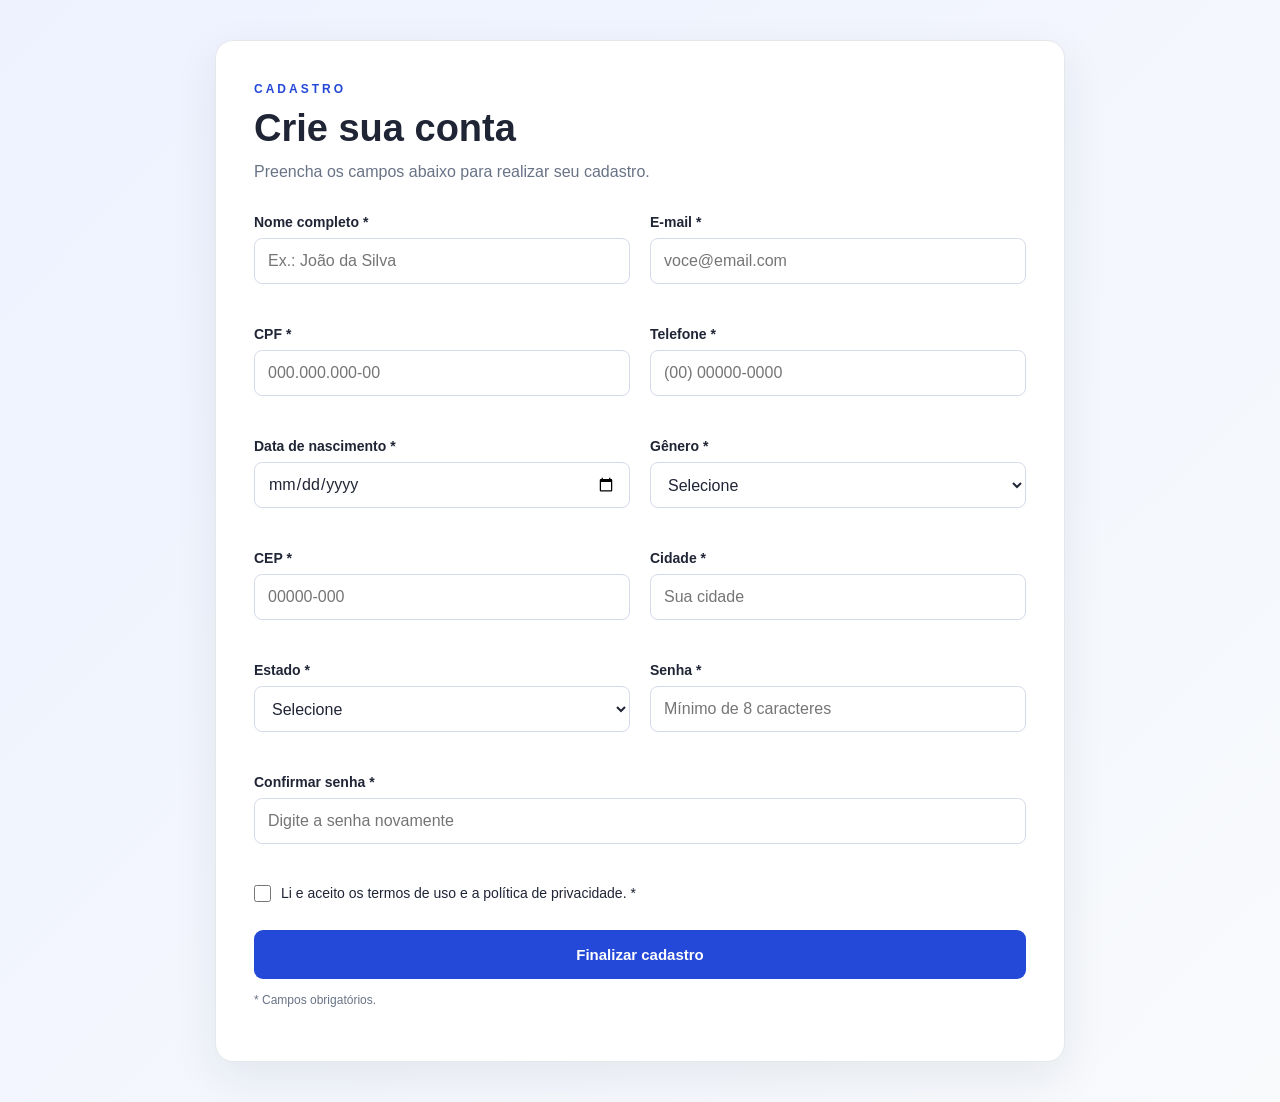
<file: aula08/atividade08/index.html>
<!DOCTYPE html>
<html lang="pt-BR">
<head>
  <meta charset="UTF-8">
  <meta name="viewport" content="width=device-width, initial-scale=1.0">
  <title>Cadastro | Formulário Validado</title>
  <link rel="stylesheet" href="global.css">
  <script src="index.js" defer></script>
</head>
<body>
  <main class="container">
    <header class="cabecalho">
      <span class="etiqueta">CADASTRO</span>
      <h1>Crie sua conta</h1>
      <p>Preencha os campos abaixo para realizar seu cadastro.</p>
    </header>

    <form id="formCadastro" novalidate>
      <div class="grid">
        <div class="campo">
          <label for="nome">Nome completo *</label>
          <input type="text" id="nome" name="nome" placeholder="Ex.: João da Silva" required minlength="3">
          <small class="erro"></small>
        </div>

        <div class="campo">
          <label for="email">E-mail *</label>
          <input type="email" id="email" name="email" placeholder="voce@email.com" required>
          <small class="erro"></small>
        </div>

        <div class="campo">
          <label for="cpf">CPF *</label>
          <input type="text" id="cpf" name="cpf" placeholder="000.000.000-00" maxlength="14" inputmode="numeric" required>
          <small class="erro"></small>
        </div>

        <div class="campo">
          <label for="telefone">Telefone *</label>
          <input type="tel" id="telefone" name="telefone" placeholder="(00) 00000-0000" maxlength="15" inputmode="numeric" required>
          <small class="erro"></small>
        </div>

        <div class="campo">
          <label for="nascimento">Data de nascimento *</label>
          <input type="date" id="nascimento" name="nascimento" required>
          <small class="erro"></small>
        </div>

        <div class="campo">
          <label for="sexo">Gênero *</label>
          <select id="sexo" name="sexo" required>
            <option value="">Selecione</option>
            <option value="Feminino">Feminino</option>
            <option value="Masculino">Masculino</option>
            <option value="Outro">Outro</option>
            <option value="Prefiro não informar">Prefiro não informar</option>
          </select>
          <small class="erro"></small>
        </div>

        <div class="campo">
          <label for="cep">CEP *</label>
          <input type="text" id="cep" name="cep" placeholder="00000-000" maxlength="9" inputmode="numeric" required>
          <small class="erro"></small>
        </div>

        <div class="campo">
          <label for="cidade">Cidade *</label>
          <input type="text" id="cidade" name="cidade" placeholder="Sua cidade" required>
          <small class="erro"></small>
        </div>

        <div class="campo">
          <label for="estado">Estado *</label>
          <select id="estado" name="estado" required>
            <option value="">Selecione</option>
            <option>AC</option><option>AL</option><option>AP</option><option>AM</option>
            <option>BA</option><option>CE</option><option>DF</option><option>ES</option>
            <option>GO</option><option>MA</option><option>MT</option><option>MS</option>
            <option>MG</option><option>PA</option><option>PB</option><option>PR</option>
            <option>PE</option><option>PI</option><option>RJ</option><option>RN</option>
            <option>RS</option><option>RO</option><option>RR</option><option>SC</option>
            <option>SP</option><option>SE</option><option>TO</option>
          </select>
          <small class="erro"></small>
        </div>

        <div class="campo">
          <label for="senha">Senha *</label>
          <input type="password" id="senha" name="senha" placeholder="Mínimo de 8 caracteres" required minlength="8">
          <small class="erro"></small>
        </div>

        <div class="campo campo-completo">
          <label for="confirmarSenha">Confirmar senha *</label>
          <input type="password" id="confirmarSenha" name="confirmarSenha" placeholder="Digite a senha novamente" required>
          <small class="erro"></small>
        </div>
      </div>

      <label class="termos">
        <input type="checkbox" id="termos" name="termos" required>
        <span>Li e aceito os termos de uso e a política de privacidade. *</span>
      </label>
      <small class="erro erro-termos"></small>

      <button type="submit" id="botaoEnviar">Finalizar cadastro</button>
      <p class="observacao">* Campos obrigatórios.</p>
      <p id="status" role="status" aria-live="polite"></p>
    </form>
  </main>
</body>
</html>
</file>
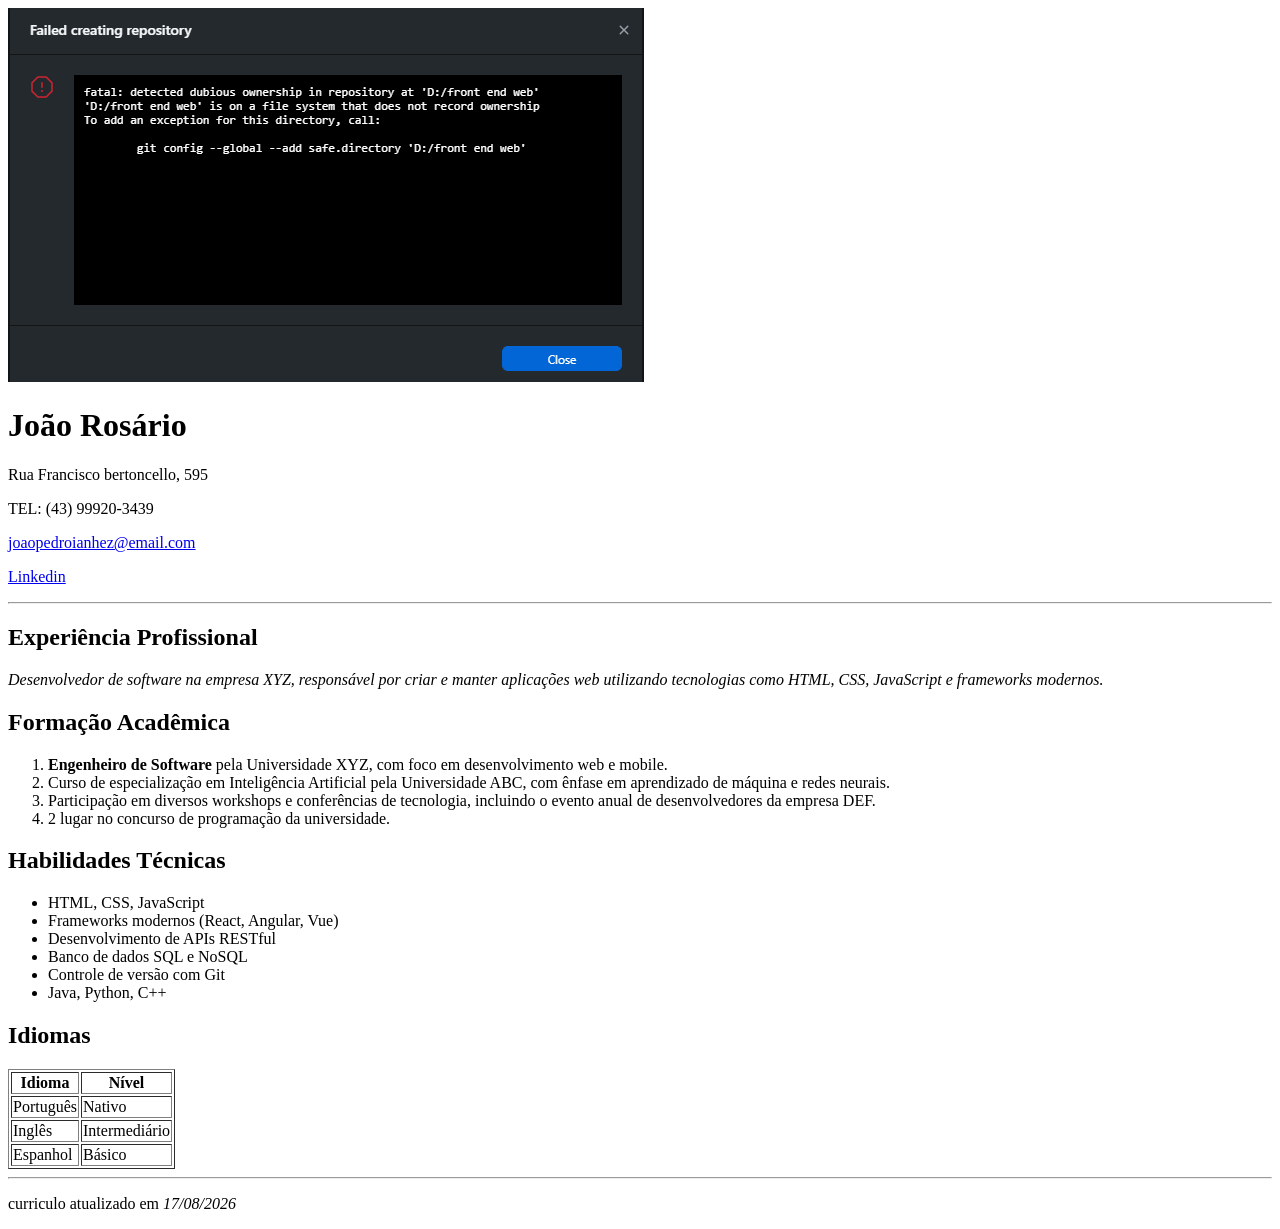
<file: aulla02/index_semantico.html>
<!DOCTYPE html>
<html lang="pt-br">
    <head>
        <meta charset="UTF-8">
        <title>currículo joaogosario</title>
    </head>
    <body>
        <header id="contato">
          <img  src="Captura de tela 2026-08-10 211504.png" alt="Foto de João Rosário">
          <h1>João Rosário</h1>
          <p>Rua Francisco bertoncello, 595</p>
          <p>TEL: (43) 99920-3439</p>
          <p>
              <a href="mailto:joaopedroianhez@email.com">joaopedroianhez@email.com</a>
          </p>
            <p>
                <a href="https://www.linkedin.com/in/joaorosario/">Linkedin</a>
            </p>
        </header>
            <hr>
            <main id="experiencia">
                <section>
                <h2>Experiência Profissional</h2>
                <p>
                  <em>Desenvolvedor de software na empresa XYZ, responsável por criar e manter aplicações web utilizando tecnologias como HTML, CSS, JavaScript e frameworks modernos.</em>
                </p>
                </section>
            </main>
        <main id="formacao">
            <h2>Formação Acadêmica</h2>
            <ol>
                <li><b>Engenheiro de Software</b> pela Universidade XYZ, com foco em desenvolvimento web e mobile.</li>
                <li>Curso de especialização em Inteligência Artificial pela Universidade ABC, com ênfase em aprendizado de máquina e redes neurais.</li>
                <li>Participação em diversos workshops e conferências de tecnologia, incluindo o evento anual de desenvolvedores da empresa DEF.</li>
                <li> 2 lugar no concurso de programação da universidade.</li>
            </ol>
        </main>

        <section id="habilidades">
            <h2>Habilidades Técnicas</h2>
            <ul>
                <li>HTML, CSS, JavaScript</li>
                <li>Frameworks modernos (React, Angular, Vue)</li>
                <li>Desenvolvimento de APIs RESTful</li>
                <li>Banco de dados SQL e NoSQL</li>
                <li>Controle de versão com Git</li>
                <li>Java, Python, C++</li>
            </ul>
        </section>
        <section id="idiomas">
            <h2>Idiomas</h2>
            <table border="1">
                <tr>
                    <th>Idioma</th>
                    <th>Nível</th>
                </tr>
                <tr>
                    <td>Português</td>
                    <td>Nativo</td>
                </tr>
                <tr>
                    <td>Inglês</td>
                    <td>Intermediário</td>
                </tr>
                <tr>
                    <td>Espanhol</td>
                    <td>Básico</td>
                </tr>
            </table>
        </section>
        <hr>
        <footer>
            <p>curriculo atualizado em <em>17/08/2026</em></p>
        </footer>
    </body>
</html>
</file>
<file: aula-7/styles/global.css>
* {
  box-sizing: border-box;
  margin: 0;
  padding: 0;
}

html {
  font-size: 62.5%;
}

body {
  font-family: Arial, sans-serif;
  font-size: 1.6rem;
  max-width: 50rem;
  margin: 4rem auto;
}

main {
  margin-top: 3rem;
}

footer {
  margin-top: 3rem;
}

footer p {
  margin-top: 1rem;
  padding: 1.5rem;
}

label {
  display: block;
  margin-top: 1.2rem;
}

input[type="text"], 
input[type="number"],
input[type="email"] {
  padding: 0.8rem;
  width: 100%;
}

button {
  padding: 1rem 2rem;
  margin-top: 1.6rem;
}

.oculto {
  display: none;
}

.sucesso {
  background-color: #ffe08a;
  font-weight: bold;
}

.erro {
  color: #8a1c1c;
  background-color: #ffe6e6;
}
</file>
<file: aula-6/atividade/styles/styles.css>
* {
  margin: 0;
  padding: 0;
  box-sizing: border-box;
}

:root {
  --preto: #090909;
  --fundo: #111111;
  --cartao: #1b1b1b;
  --branco: #f5f5f5;
  --cinza: #b7b7b7;
  --vermelho: #d71920;
  --borda: #333333;
}

html {
  scroll-behavior: smooth;
}

body {
  font-family: Arial, Helvetica, sans-serif;
  font-size: 16px;
  line-height: 1.6;
  background-color: var(--fundo);
  color: var(--branco);
}

a {
  color: inherit;
  text-decoration: none;
}

img {
  display: block;
  max-width: 100%;
}

.topo {
  display: flex;
  justify-content: space-between;
  align-items: center;
  gap: 2rem;
  padding: 1rem 6%;
  background-color: var(--preto);
  border-bottom: 1px solid var(--borda);
}

.logo {
  display: flex;
  align-items: center;
  gap: 0.7rem;
  flex-shrink: 0;
}

.logo-simbolo {
  display: flex;
  align-items: center;
  justify-content: center;
  width: 48px;
  height: 48px;
  border: 2px solid var(--branco);
  border-radius: 50%;
  font-size: 0.75rem;
  font-weight: 800;
  letter-spacing: -0.05rem;
}
.logo-img {
  width: 52px;
  height: 52px;
  object-fit: contain;
}

.logo-texto {
  display: flex;
  flex-direction: column;
  line-height: 1.2;
}

.logo-texto strong {
  font-size: 0.9rem;
  letter-spacing: 0.08rem;
}

.logo-texto small {
  color: var(--cinza);
  font-size: 0.65rem;
  letter-spacing: 0.12rem;
  margin-top: 0.25rem;
}

.menu {
  display: flex;
  align-items: center;
  gap: 1.7rem;
}

.menu a {
  color: #dedede;
  font-size: 0.9rem;
  transition: color 0.2s;
}

.menu a:hover,
.rodape-links a:hover {
  color: var(--vermelho);
}

.menu-toggle {
  display: none;
  background: none;
  border: 1px solid var(--borda);
  color: white;
  font-size: 1.4rem;
  padding: 0.3rem 0.65rem;
  cursor: pointer;
}

.hero {
  position: relative;
  display: flex;
  align-items: center;
  min-height: 570px;
  padding: 5rem 9%;
  background-image: linear-gradient(
  90deg,
  rgba(0, 0, 0, 0.75) 0%,
  rgba(0, 0, 0, 0.50) 48%,
  rgba(0, 0, 0, 0.20) 100%
), url("../images/corinthians01.jpg");
  background-size: cover;
  background-position: center;
}

.hero-conteudo {
  max-width: 650px;
}

.etiqueta {
  color: var(--vermelho);
  font-size: 0.75rem;
  font-weight: 800;
  letter-spacing: 0.16rem;
  margin-bottom: 1rem;
}

.hero h1 {
  font-size: clamp(2.8rem, 6vw, 5.4rem);
  line-height: 0.98;
  letter-spacing: -0.04em;
  margin-bottom: 1.5rem;
}

.hero h1 span,
.secao-titulo h2 span,
.chamada h2 span {
  color: var(--vermelho);
}

.hero-texto {
  max-width: 490px;
  color: #dddddd;
  font-size: 1.05rem;
  margin-bottom: 2rem;
}

.botao {
  display: inline-flex;
  align-items: center;
  gap: 1.3rem;
  padding: 0.9rem 1.2rem;
  background-color: var(--vermelho);
  color: white;
  font-size: 0.78rem;
  font-weight: 800;
  letter-spacing: 0.04rem;
  border: 1px solid var(--vermelho);
  transition: background-color 0.2s, border-color 0.2s;
}

.botao:hover {
  background-color: #aa1117;
  border-color: #aa1117;
}

.hero-legenda {
  position: absolute;
  right: 6%;
  bottom: 2rem;
  display: flex;
  align-items: center;
  gap: 0.8rem;
  color: #eeeeee;
  font-size: 0.68rem;
  font-weight: bold;
  letter-spacing: 0.1rem;
}

.linha {
  display: inline-block;
  width: 55px;
  height: 2px;
  background-color: var(--vermelho);
}

.faixa-numeros {
  display: grid;
  grid-template-columns: repeat(3, 1fr);
  background-color: var(--vermelho);
  padding: 1.5rem 8%;
  gap: 1rem;
}

.faixa-numeros div {
  display: flex;
  flex-direction: column;
  align-items: center;
  text-align: center;
  border-right: 1px solid rgba(255,255,255,0.35);
}

.faixa-numeros div:last-child {
  border-right: none;
}

.faixa-numeros strong {
  font-size: 1.6rem;
  line-height: 1.2;
}

.faixa-numeros span {
  font-size: 0.68rem;
  letter-spacing: 0.08rem;
  margin-top: 0.3rem;
}

.secao {
  padding: 5rem 9%;
}

.secao-titulo {
  margin-bottom: 2rem;
}

.secao-titulo h2,
.chamada h2 {
  font-size: clamp(2rem, 4vw, 3.2rem);
  line-height: 1.05;
  letter-spacing: -0.03em;
}

.historia-conteudo {
  display: grid;
  grid-template-columns: 1.1fr 1fr;
  gap: 2.5rem;
  align-items: center;
}

.historia-conteudo img {
  width: 100%;
  height: 340px;
  object-fit: cover;
  filter: grayscale(100%);
}

.historia-texto p {
  color: var(--cinza);
  margin-bottom: 1rem;
}

.link-seta {
  display: inline-block;
  margin-top: 0.8rem;
  color: white;
  font-size: 0.76rem;
  font-weight: 800;
  letter-spacing: 0.04rem;
  border-bottom: 1px solid var(--vermelho);
  padding-bottom: 0.35rem;
}

.link-seta:hover {
  color: var(--vermelho);
}

.titulos {
  background-color: #0b0b0b;
}

.descricao {
  color: var(--cinza);
  margin-top: 0.8rem;
}

.titulos-grid {
  display: grid;
  grid-template-columns: repeat(2, minmax(0, 1fr));
  gap: 1rem;
}

.titulo-card {
  display: flex;
  align-items: flex-start;
  gap: 1.2rem;
  padding: 1.5rem;
  background-color: var(--cartao);
  border: 1px solid var(--borda);
  border-left: 3px solid var(--vermelho);
}

.titulo-ano {
  min-width: 68px;
  color: var(--vermelho);
  font-size: 1.45rem;
  font-weight: 800;
}

.titulo-card h3 {
  font-size: 1.05rem;
  margin-bottom: 0.4rem;
}

.titulo-card p {
  color: var(--cinza);
  font-size: 0.88rem;
}

.nota {
  color: #858585;
  font-size: 0.75rem;
  margin-top: 1.3rem;
}

.cabecalho-secao {
  display: flex;
  justify-content: space-between;
  align-items: flex-end;
  gap: 2rem;
  margin-bottom: 2rem;
}

.cabecalho-secao .secao-titulo {
  margin-bottom: 0;
}

.noticias-grid {
  display: grid;
  grid-template-columns: 1.3fr 1fr 1fr;
  gap: 1.2rem;
}

.noticia {
  overflow: hidden;
  background-color: var(--cartao);
  border: 1px solid var(--borda);
}

.noticia img {
  width: 100%;
  height: 260px;
  object-fit: cover;
  filter: grayscale(65%);
  transition: filter 0.3s;
}

.noticia:hover img {
  filter: grayscale(0%);
}

.noticia-destaque img {
  height: 260px;
}

.noticia-info {
  padding: 1.2rem;
}

.noticia-info span {
  color: var(--vermelho);
  font-size: 0.68rem;
  font-weight: 800;
  letter-spacing: 0.12rem;
}

.noticia-info h3 {
  font-size: 1.05rem;
  line-height: 1.3;
  margin: 0.5rem 0;
}

.noticia-info p {
  color: var(--cinza);
  font-size: 0.85rem;
}

.noticia-info a {
  display: inline-block;
  margin-top: 1rem;
  color: white;
  font-size: 0.72rem;
  font-weight: bold;
}

.noticia-info a:hover {
  color: var(--vermelho);
}

.jogos {
  background-color: #0b0b0b;
  text-align: center;
}

.jogos .secao-titulo {
  text-align: left;
}

.jogo-card {
  display: flex;
  align-items: center;
  justify-content: space-around;
  gap: 1.5rem;
  max-width: 850px;
  margin: 0 auto 1.5rem;
  padding: 2rem;
  background-color: var(--cartao);
  border: 1px solid var(--borda);
}

.time {
  display: flex;
  flex-direction: column;
  align-items: center;
  gap: 0.8rem;
  font-size: 0.78rem;
}

.escudo {
  display: flex;
  justify-content: center;
  align-items: center;
  width: 65px;
  height: 65px;
  border: 2px solid white;
  border-radius: 50%;
  font-size: 1.8rem;
  font-weight: 800;
}

.adversario {
  border-color: #777777;
  color: #999999;
}

.jogo-info {
  display: flex;
  flex-direction: column;
  align-items: center;
}

.jogo-info span,
.jogo-info small {
  color: var(--cinza);
  font-size: 0.7rem;
}

.jogo-info strong {
  color: var(--vermelho);
  font-size: 2rem;
}

.jogo-info p {
  font-size: 0.9rem;
  margin: 0.3rem 0;
}

.botao-contorno {
  background-color: transparent;
  margin-top: 0.5rem;
}

.botao-contorno:hover {
  background-color: var(--vermelho);
}

.chamada {
  padding: 5rem 1.5rem;
  text-align: center;
  background: linear-gradient(rgba(0,0,0,0.82), rgba(0,0,0,0.92)), url("https://images.unsplash.com/photo-1508098682722-e99c43a406b2?auto=format&fit=crop&w=1600&q=85") center/cover;
}

.chamada h2 {
  margin-bottom: 1rem;
}

.chamada > p:not(.etiqueta) {
  color: #cccccc;
  margin-bottom: 1.5rem;
}

footer {
  display: flex;
  flex-direction: column;
  align-items: center;
  gap: 1rem;
  padding: 2.5rem 1rem;
  text-align: center;
  background-color: var(--preto);
  border-top: 1px solid var(--borda);
}

footer > p {
  color: var(--cinza);
  font-size: 0.82rem;
}

.rodape-links {
  display: flex;
  flex-wrap: wrap;
  justify-content: center;
  gap: 1.2rem;
  margin: 0.5rem 0;
  font-size: 0.82rem;
}

footer > small {
  color: #777777;
  font-size: 0.72rem;
}

@media (max-width: 900px) {
  .topo {
    padding: 1rem 4%;
  }

  .menu {
    gap: 0.9rem;
  }

  .secao {
    padding: 4rem 5%;
  }

  .noticias-grid {
    grid-template-columns: repeat(2, minmax(0, 1fr));
  }

  .noticia-destaque {
    grid-column: 1 / -1;
  }

  .noticia-destaque img {
    height: 280px;
  }
}

@media (max-width: 650px) {
  .topo {
    position: relative;
    flex-wrap: wrap;
  }

  .menu-toggle {
    display: block;
  }

  .menu {
    display: none;
    flex-direction: column;
    align-items: stretch;
    width: 100%;
    gap: 0;
    padding-top: 0.5rem;
  }

  .menu.aberto {
    display: flex;
  }

  .menu a {
    padding: 0.8rem 0;
    border-top: 1px solid var(--borda);
  }

  .hero {
    min-height: 520px;
    padding: 4rem 7%;
    background-position: center;
  }

  .hero h1 {
    font-size: 3rem;
  }

  .hero-legenda {
    left: 7%;
    right: auto;
    font-size: 0.58rem;
  }

  .faixa-numeros {
    padding: 1.2rem 3%;
    gap: 0.5rem;
  }

  .faixa-numeros strong {
    font-size: 1.2rem;
  }

  .faixa-numeros span {
    font-size: 0.56rem;
  }

  .historia-conteudo,
  .titulos-grid,
  .noticias-grid {
    grid-template-columns: 1fr;
  }

  .historia-conteudo img {
    height: 240px;
  }

  .noticia-destaque {
    grid-column: auto;
  }

  .noticia-destaque img,
  .noticia img {
    height: 220px;
  }

  .cabecalho-secao {
    align-items: flex-start;
    flex-direction: column;
    gap: 1rem;
  }

  .jogo-card {
    gap: 0.7rem;
    padding: 1.2rem 0.5rem;
  }

  .time {
    font-size: 0.63rem;
  }

  .escudo {
    width: 48px;
    height: 48px;
    font-size: 1.4rem;
  }

  .jogo-info span,
  .jogo-info small {
    font-size: 0.58rem;
  }

  .jogo-info p {
    font-size: 0.75rem;
  }

  .rodape-links {
    gap: 0.8rem;
  }

}
</file>
<file: aula-6/exemplos/styles/global.css>
* {
  margin: 0;
  padding: 0;
  box-sizing: border-box;
}

body {
  font-size: 16px;
  font-family: "Franklin Gothic Medium", sans-serif;
  padding: 2rem;
  background-color: #f4f4f4;
  color: #151515;
}

h1 {
  text-align: center;
  margin-bottom: 3rem;
}

h2 {
  font-size: 1.2rem;
  margin-bottom: 0.5rem;
}

p {
  opacity: 0.8;
  font-size: 0.8rem;
  margin-top: 0.5rem;
}

section {
  background-color: #e5e5e5;
  padding: 2rem;
  margin-bottom: 2rem;
  border-radius: 0.5rem;
  border: 1px solid #dcdcdc;
  text-align: center;
}

footer {
  text-align: center;
}

.item {
  background-color: blue;
  color: white;
}

.container-block .item {
  display: block;
  height: 1.5rem;
  margin: 0.5rem;
}

.container-inline .item {
  display: inline;
}

.container-inline-block .item {
  display: inline-block;
  padding: 0.5rem;
  margin: 1rem;
  width: 4rem;
}

.container-flex {
  display: flex;
  justify-content: center;
  align-items: center;
  flex-wrap: wrap;
  height: 10rem;
  gap: 0.5rem;
}

.container-flex .item {
  padding: 0.5rem;
  flex-basis: 100px;
  flex-shrink: 0;
  flex-grow: 0;
}

#item-2 {
  flex-grow: 2;
}

#item-3 {
  flex-grow: 3;
}

.container-grid {
  background-color: aqua;
  display: grid;
  grid-template-columns: 1fr 2fr 3fr;
  grid-auto-rows: minmax(4rem, auto);
  gap: 0.5rem;
}

.container-grid .item {
  display: flex;
  align-items: center;
  justify-content: center;
}

.container-grid-area {
  display: grid;
  grid-template-areas:
    "cabecalho  cabecalho"
    "principal  artigo"
    "rodape     rodape";
  grid-template-columns: 3fr 1fr;
  grid-template-rows: 1fr 4fr 0.5fr;
  height: 300px;
}

.container-grid-area div {
  display: flex;
  align-items: center;
  justify-content: center;
}

.container-grid-area .item-cabecalho {
  grid-area: cabecalho;
  background-color: lightcoral;
}

.container-grid-area .item-principal {
  grid-area: principal;
  background-color: lightseagreen;
}

.container-grid-area .item-artigo {
  grid-area: artigo;
  background-color: aqua;
}

.container-grid-area .item-rodape {
  grid-area: rodape;
  background-color: blueviolet;
}
</file>
<file: aula05/aulacss/styles/global.css>
* {
  margin: 0;
  padding: 0;
  box-sizing: border-box;
}
body {
  font-size: 16px;
  font-family: Arial, Helvetica, sans-serif;
  color: #1a1a1a;
  background-color: #f4f4f4;
  padding: 1.25rem;
  max-width: 60rem;
  margin:  auto;

}
header {
  background-color: #d11a2a;
  color: #ffffff;
  padding: 1.5rem;
  border-radius: 0.5rem;
  text-align: center;
}

header img {
  width: 8.75rem;
  height: 8.75rem;
  border-radius: 50%;
  border: 0.25rem solid #ffffff;
}

header figcaption {
  font-size: 0.75rem;
  opacity: 0.25;
  margin-top: 0.25rem;
}

header h1 {
  margin-top: 0.75rem;
  font-size: 2rem;
}
/* Criacao de classe*/
 .header-info {
  margin-top: 1rem;
}

header p {
  margin-top: 0.25rem;
}

header a {
  color: inherit;
  text-decoration: none;
}

a:hover {
  opacity: 0.8;
  cursor: pointer;
  color: #ffd607;
  transition: 0.5s;
}

nav {
  margin-top: 1rem;
  padding-top: 1rem;
  border-top: 0.0675rem solid rgba(265,255,255,0.3);
}
nav ul {
  list-style:none;
}

nav li {
  display: inline-block;
  margin: 0.25rem 0.5rem;
}

nav a {
  display:block;
  background-color: #0b2545;
  padding: 0.375rem 0.60rem;
  border-radius: 0.25rem;
  margin-top: 0.15rem;
}

main {
  padding: 1.5rem;
  color: #ffffff;
  background-color: #0b2545;
  margin-top: 1.5rem;
  border-radius: 0.5rem;
}

section {
  margin-top: 1rem;
  line-height: 1.5rem;
}

section h2 {
  color: #ffd607;
}

section p {
  margin-top: 0.5rem 1rem;
}

section ul,
section ol {
  margin: 0.5rem 1rem;
  padding-left: 1rem;
}

table {
  width: 100%;
  margin-top: 0.25rem;
  border: 0.00275rem solid #ffd607;
  border-radius: 0.5rem;
}
table th {
  background-color: #0b3c5d;
}

table th,
table td {
  padding: 0.5rem;
  text-align: center;
  border-right: 0.00275rem solid #ffd607;
  border-bottom: 0.00275rem solid #ffd607;
}


table th:last-child,
table td:last-child {
  border-right: none;
}

table tr:last-child td {
  border-bottom: none;
}

footer {
  margin-top: 1rem;
  font-size: 0.875rem;
  text-align: center;
  color: #ffffff;
  background-color: #d11a2a;
  padding: 1rem;
  border-radius: 0.5rem;
}
</file>
<file: aula08/atividade08/global.css>
* {
  margin: 0;
  padding: 0;
  box-sizing: border-box;
}

body {
  min-height: 100vh;
  padding: 40px 18px;
  font-family: Arial, Helvetica, sans-serif;
  color: #202536;
  background: linear-gradient(135deg, #eef2ff, #f8fafc);
}

.container {
  width: min(100%, 850px);
  margin: 0 auto;
  padding: 38px;
  background: #fff;
  border: 1px solid #e5e7eb;
  border-radius: 18px;
  box-shadow: 0 15px 45px rgba(31, 41, 55, 0.08);
}

.cabecalho {
  margin-bottom: 30px;
}

.etiqueta {
  color: #2448d8;
  font-size: 12px;
  font-weight: 800;
  letter-spacing: 3px;
}

h1 {
  margin: 10px 0;
  font-size: clamp(28px, 5vw, 38px);
}

.cabecalho p, .observacao {
  color: #697386;
  line-height: 1.5;
}

.grid {
  display: grid;
  grid-template-columns: repeat(2, minmax(0, 1fr));
  gap: 20px;
}

.campo {
  display: flex;
  flex-direction: column;
  gap: 8px;
}

.campo-completo {
  grid-column: 1 / -1;
}

label {
  font-size: 14px;
  font-weight: 700;
}

input, select {
  width: 100%;
  min-height: 46px;
  padding: 0 13px;
  border: 1px solid #d5dbea;
  border-radius: 8px;
  outline: none;
  background: #fff;
  color: #202536;
  font: inherit;
  transition: border-color .2s, box-shadow .2s;
}

input:focus, select:focus {
  border-color: #3155df;
  box-shadow: 0 0 0 3px rgba(49, 85, 223, .12);
}

input.invalido, select.invalido {
  border-color: #dc2626;
}

.erro {
  min-height: 14px;
  color: #dc2626;
  font-size: 12px;
}

.termos {
  display: flex;
  align-items: flex-start;
  gap: 10px;
  margin: 18px 0 4px;
  font-weight: 400;
  line-height: 1.4;
}

.termos input {
  width: 17px;
  min-height: 17px;
  margin-top: 1px;
  accent-color: #2448d8;
}

button {
  width: 100%;
  min-height: 49px;
  margin-top: 22px;
  border: 0;
  border-radius: 9px;
  background: #2448d8;
  color: white;
  font-size: 15px;
  font-weight: 700;
  cursor: pointer;
  transition: background .2s, transform .2s;
}

button:hover {
  background: #1939b7;
  transform: translateY(-1px);
}

button:disabled {
  opacity: .65;
  cursor: wait;
  transform: none;
}

.observacao {
  margin-top: 12px;
  font-size: 12px;
}

#status {
  margin-top: 14px;
  font-size: 14px;
  line-height: 1.5;
}

@media (max-width: 620px) {
  body { padding: 18px 10px; }
  .container { padding: 25px 18px; }
  .grid { grid-template-columns: 1fr; gap: 12px; }
  .campo-completo { grid-column: auto; }
}
</file>
